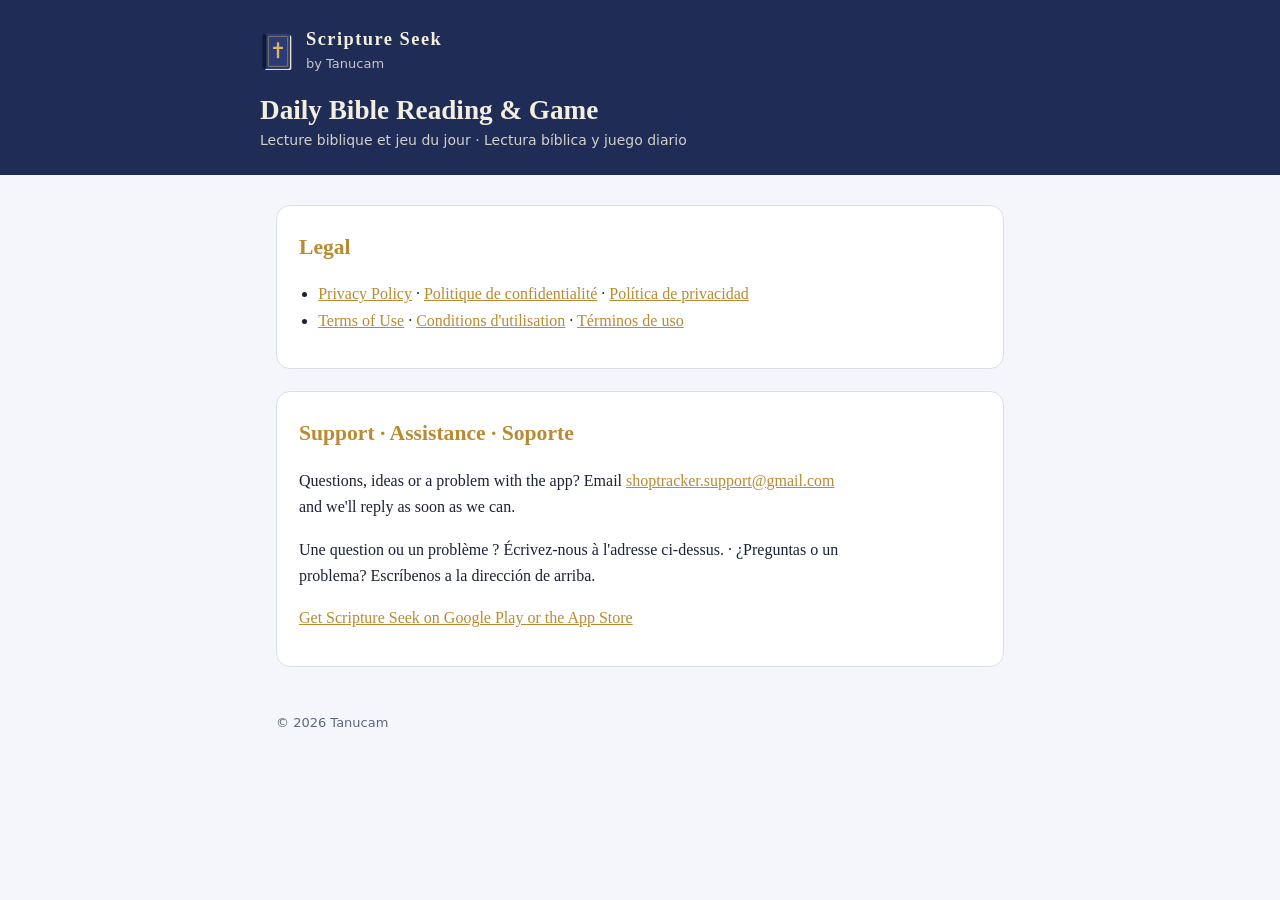
<file: index.html>
<!doctype html>
<html lang="en">
<head>
<meta charset="utf-8">
<meta name="viewport" content="width=device-width, initial-scale=1">
<title>Scripture Seek · Tanucam</title>
<link rel="stylesheet" href="style.css">
</head>
<body>
<header><div class="in">
  <div class="brand">
    <svg viewBox="0 0 200 240" aria-hidden="true"><rect x="26" y="20" width="160" height="208" rx="10" fill="#efe6cf"/><rect x="12" y="10" width="166" height="212" rx="12" fill="#2b3c74"/><rect x="12" y="10" width="24" height="212" rx="10" fill="#111938"/><rect x="48" y="26" width="116" height="180" rx="7" fill="none" stroke="#d9b45f" stroke-width="3"/><rect x="99" y="62" width="14" height="96" rx="2" fill="#d9b45f"/><rect x="76" y="88" width="60" height="14" rx="2" fill="#d9b45f"/></svg>
    <div><b>Scripture Seek</b><span>by Tanucam</span></div>
  </div>
  <h1>Daily Bible Reading &amp; Game</h1>
  <p>Lecture biblique et jeu du jour · Lectura bíblica y juego diario</p>
</div></header>
<main>
<section class="lang">
<h2>Legal</h2>
<ul>
<li><a href="privacy.html">Privacy Policy</a> · <a href="privacy.html#fr">Politique de confidentialité</a> · <a href="privacy.html#es">Política de privacidad</a></li>
<li><a href="terms.html">Terms of Use</a> · <a href="terms.html#fr">Conditions d'utilisation</a> · <a href="terms.html#es">Términos de uso</a></li>
</ul>
</section>
<section class="lang" id="support">
<h2>Support · Assistance · Soporte</h2>
<p>Questions, ideas or a problem with the app? Email <a href="mailto:shoptracker.support@gmail.com">shoptracker.support@gmail.com</a> and we'll reply as soon as we can.</p>
<p>Une question ou un problème ? Écrivez-nous à l'adresse ci-dessus. · ¿Preguntas o un problema? Escríbenos a la dirección de arriba.</p>
<p><a href="get.html">Get Scripture Seek on Google Play or the App Store</a></p>
</section>
</main>
<footer>© 2026 Tanucam</footer>
</body>
</html>
</file>
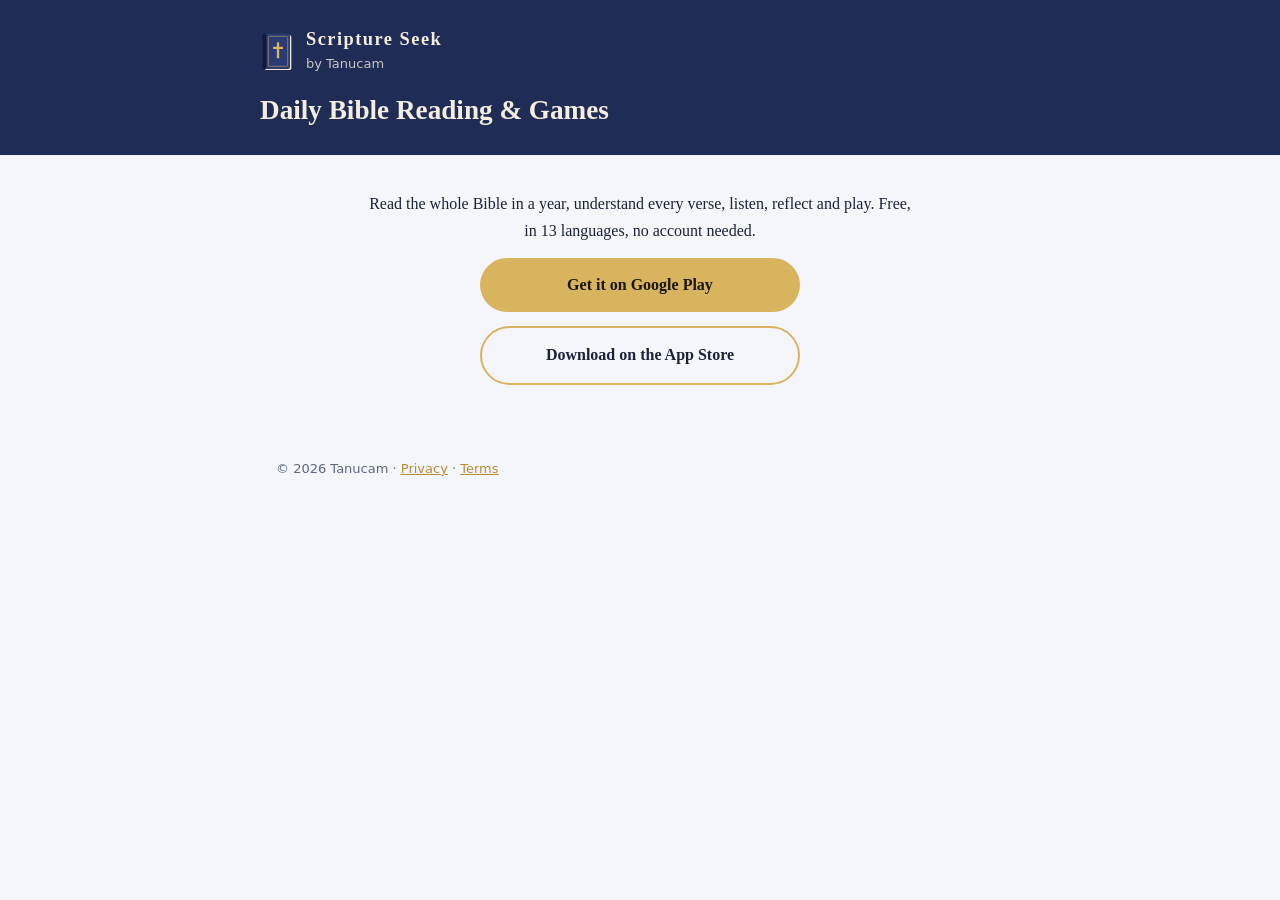
<file: get.html>
<!doctype html>
<html lang="en">
<head>
<meta charset="utf-8">
<meta name="viewport" content="width=device-width, initial-scale=1">
<title>Get Scripture Seek</title>
<meta name="description" content="Scripture Seek: daily Bible reading, reflection and games, by Tanucam. Free on Google Play and the App Store.">
<link rel="stylesheet" href="style.css">
<style>
.get{display:flex;flex-direction:column;gap:14px;align-items:center;text-align:center;padding-block:28px}
.get a.btn{display:block;width:min(100%,320px);padding:14px 18px;border-radius:999px;background:#d9b45f;color:#1a1405;font-weight:700;text-decoration:none}
.get a.btn.alt{background:transparent;color:inherit;border:2px solid #d9b45f}
.get p{margin:0;max-width:34em}
</style>
<script>
// Sends each phone to its own store. IOS_URL becomes the app's App Store page once it is published.
var PLAY_URL = "https://play.google.com/store/apps/details?id=com.tanucam.scriptureseek";
var IOS_URL = "https://apps.apple.com/search?term=Scripture%20Seek%20Tanucam";
var ua = navigator.userAgent || "";
var isIOS = /iPhone|iPad|iPod/.test(ua) || (navigator.platform === "MacIntel" && navigator.maxTouchPoints > 1);
var isAndroid = /Android/.test(ua);
if (isIOS) location.replace(IOS_URL); else if (isAndroid) location.replace(PLAY_URL);
</script>
</head>
<body>
<header><div class="in">
  <div class="brand">
    <svg viewBox="0 0 200 240" aria-hidden="true"><rect x="26" y="20" width="160" height="208" rx="10" fill="#efe6cf"/><rect x="12" y="10" width="166" height="212" rx="12" fill="#2b3c74"/><rect x="12" y="10" width="24" height="212" rx="10" fill="#111938"/><rect x="48" y="26" width="116" height="180" rx="7" fill="none" stroke="#d9b45f" stroke-width="3"/><rect x="99" y="62" width="14" height="96" rx="2" fill="#d9b45f"/><rect x="76" y="88" width="60" height="14" rx="2" fill="#d9b45f"/></svg>
    <div><b>Scripture Seek</b><span>by Tanucam</span></div>
  </div>
  <h1>Daily Bible Reading &amp; Games</h1>
</div></header>
<main>
<section class="get">
  <p>Read the whole Bible in a year, understand every verse, listen, reflect and play. Free, in 13 languages, no account needed.</p>
  <a class="btn" id="play" href="https://play.google.com/store/apps/details?id=com.tanucam.scriptureseek">Get it on Google Play</a>
  <a class="btn alt" id="ios" href="https://apps.apple.com/search?term=Scripture%20Seek%20Tanucam">Download on the App Store</a>
  <script>document.getElementById("ios").href = IOS_URL; document.getElementById("play").href = PLAY_URL;</script>
</section>
</main>
<footer>© 2026 Tanucam · <a href="privacy.html">Privacy</a> · <a href="terms.html">Terms</a></footer>
</body>
</html>
</file>
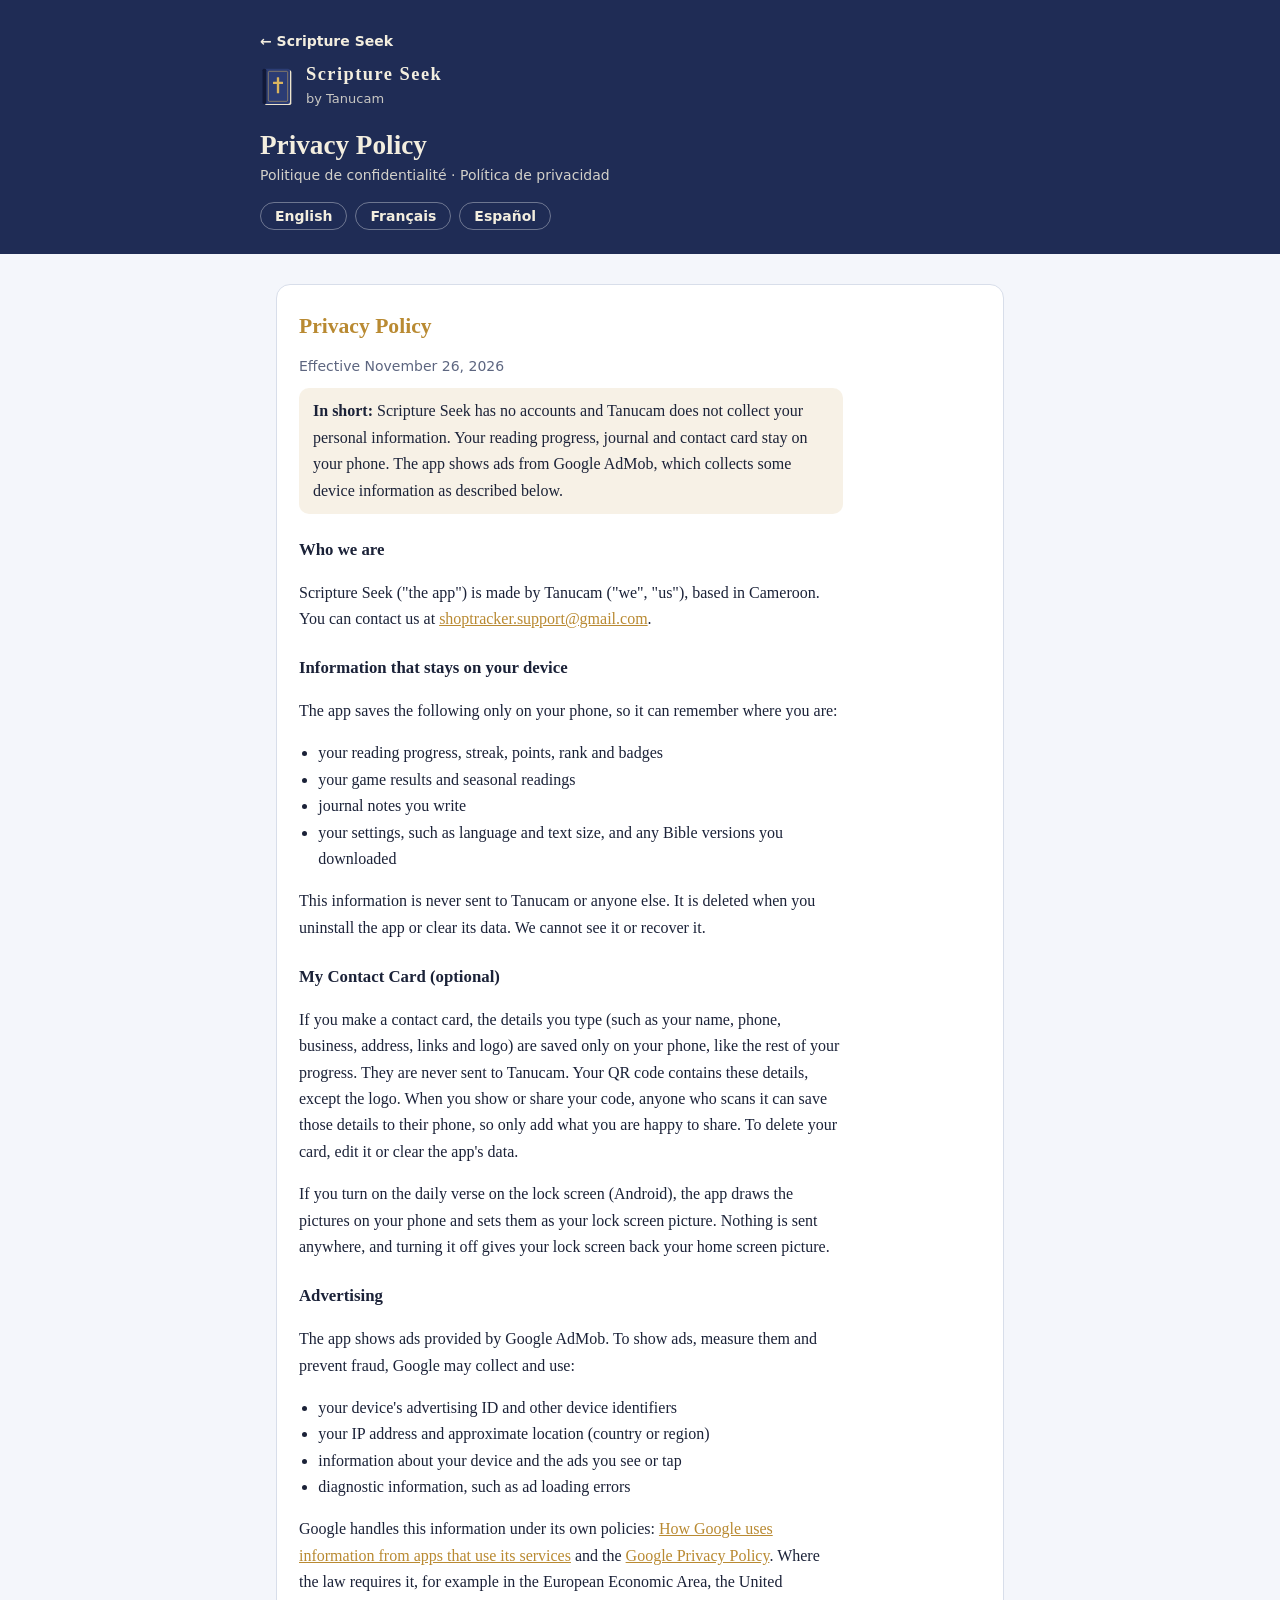
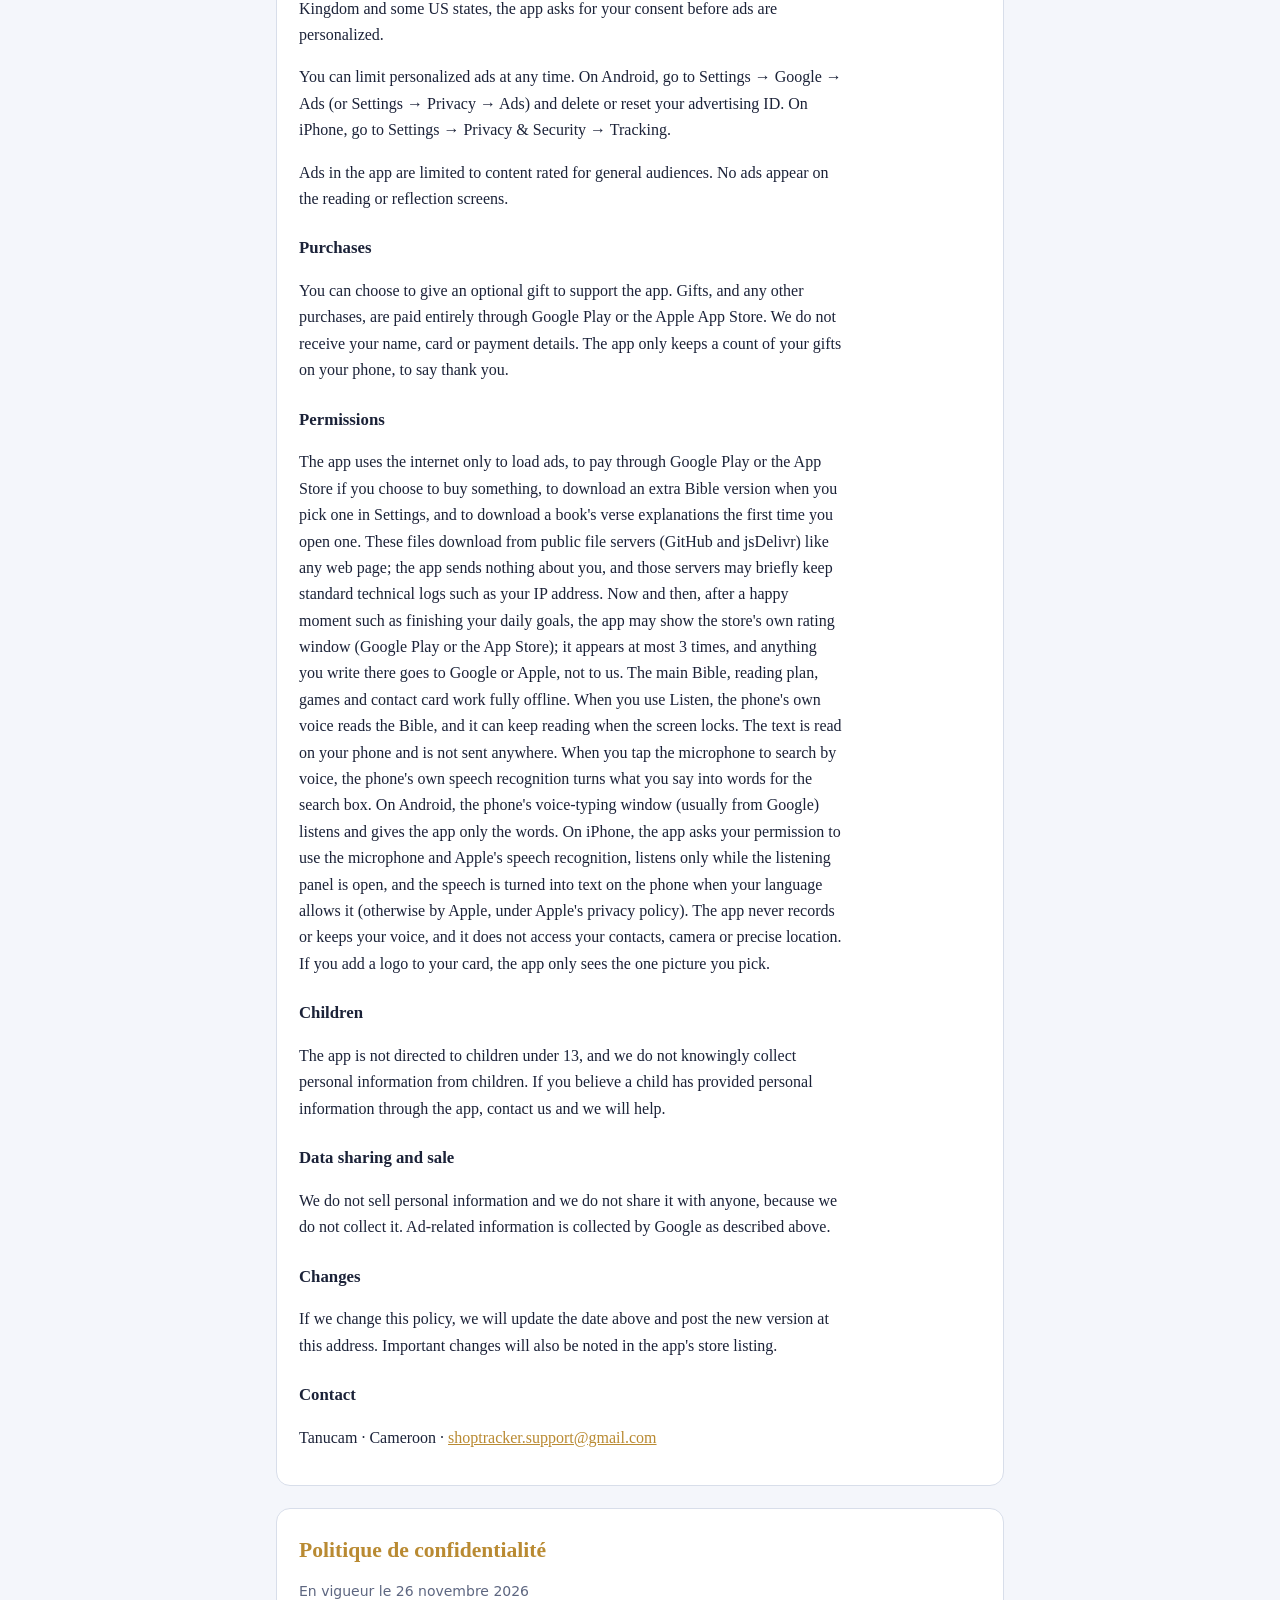
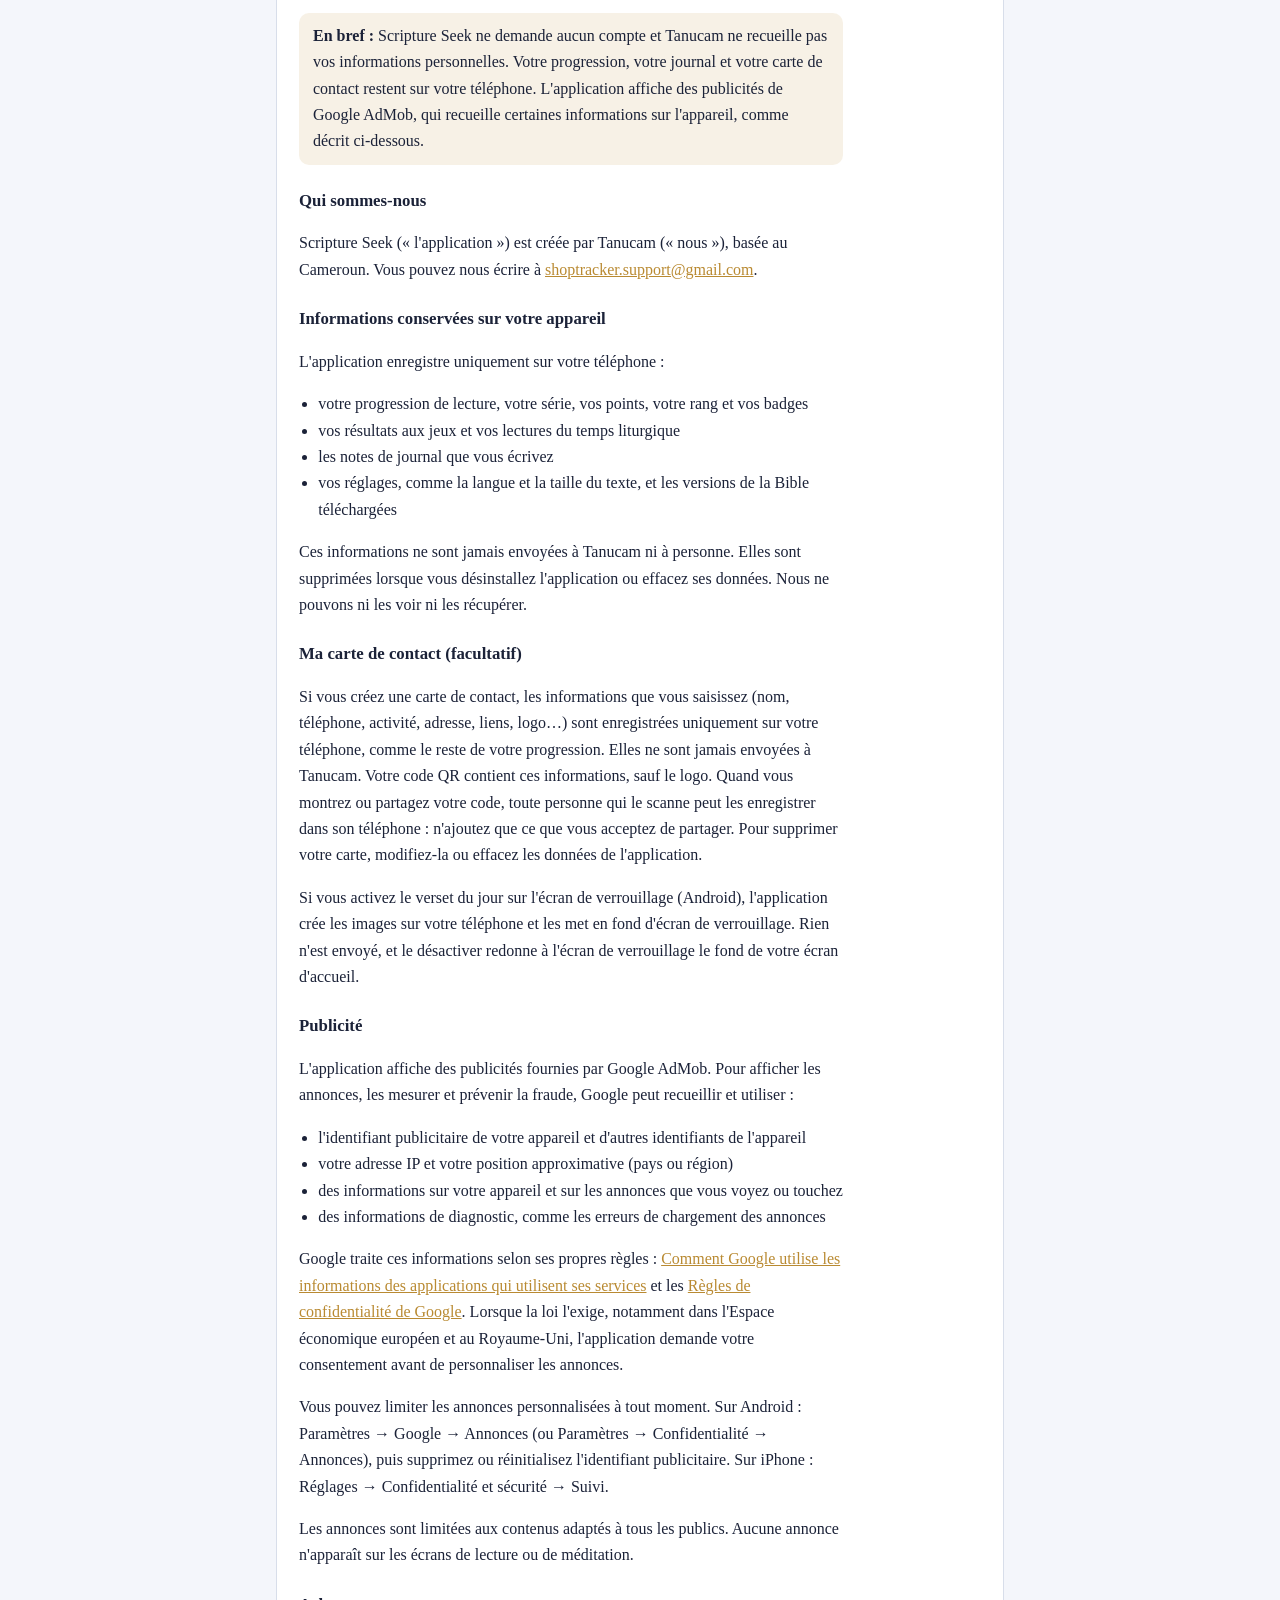
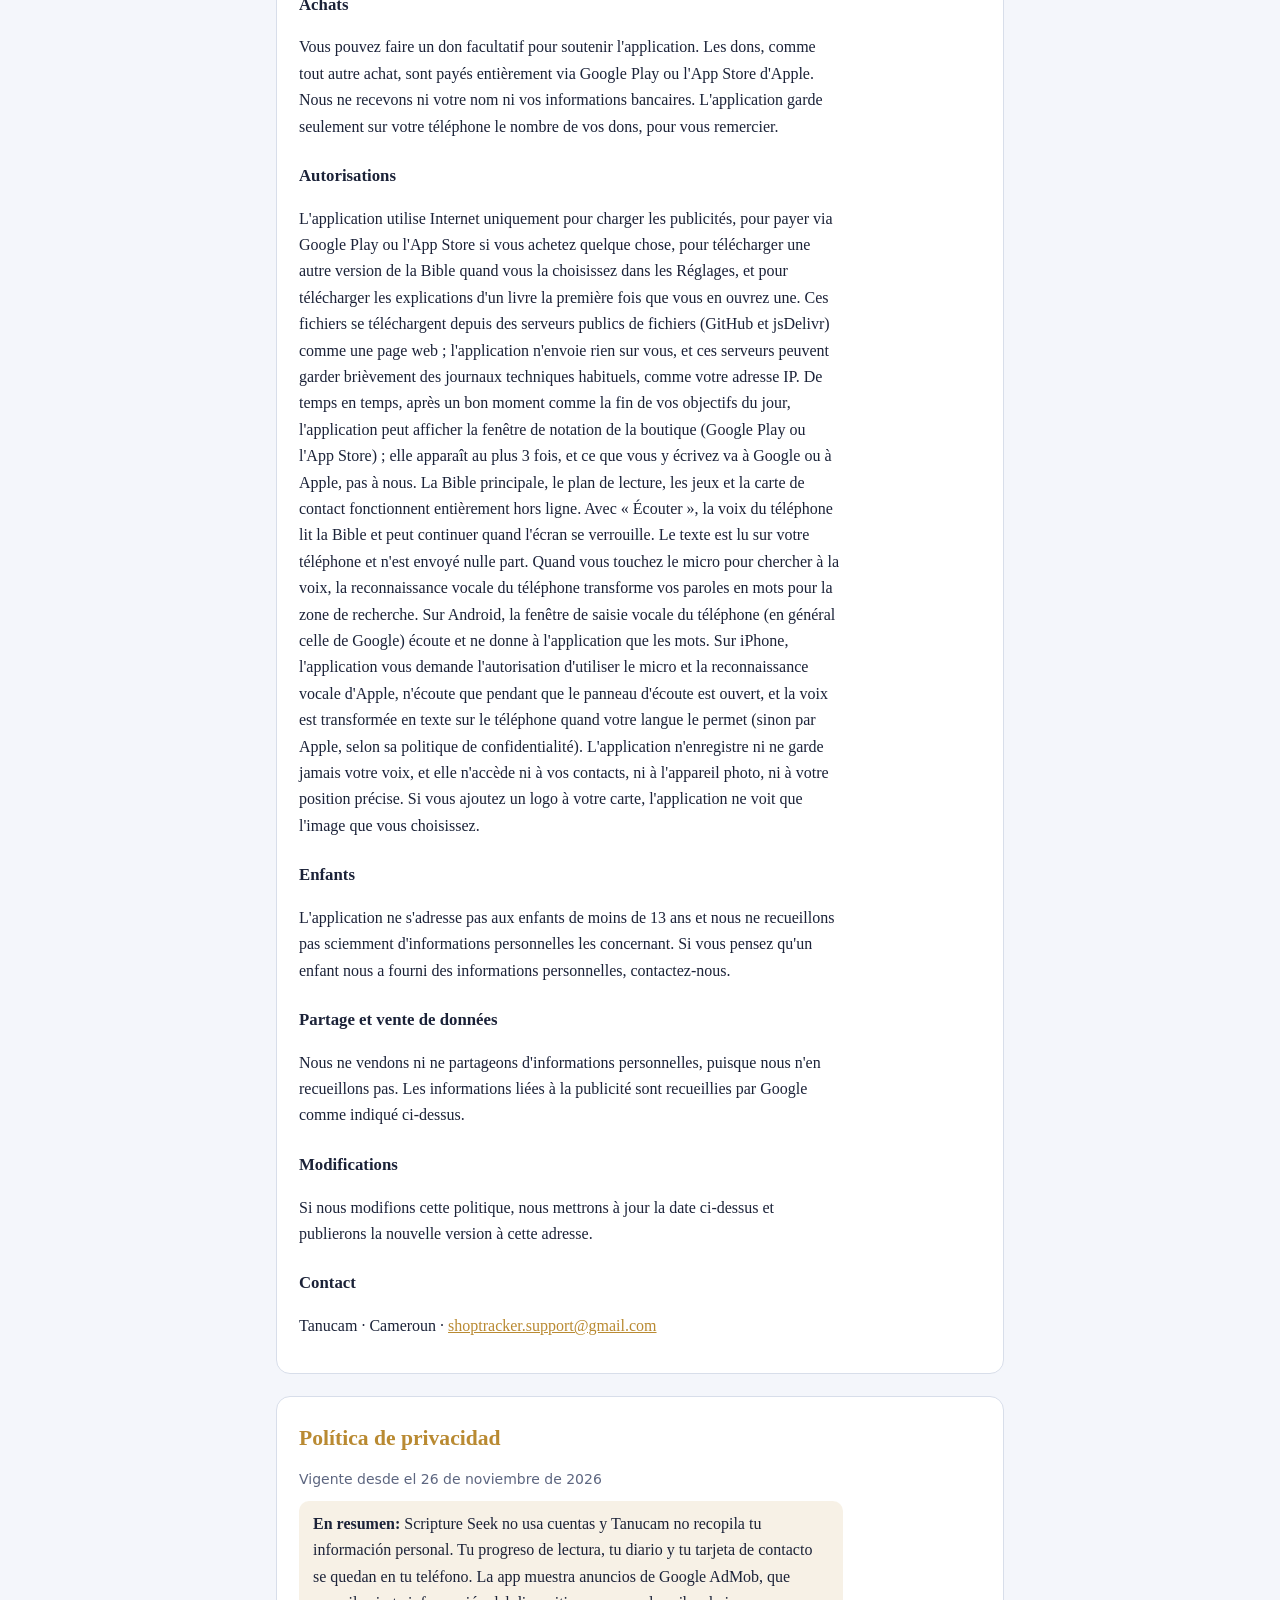
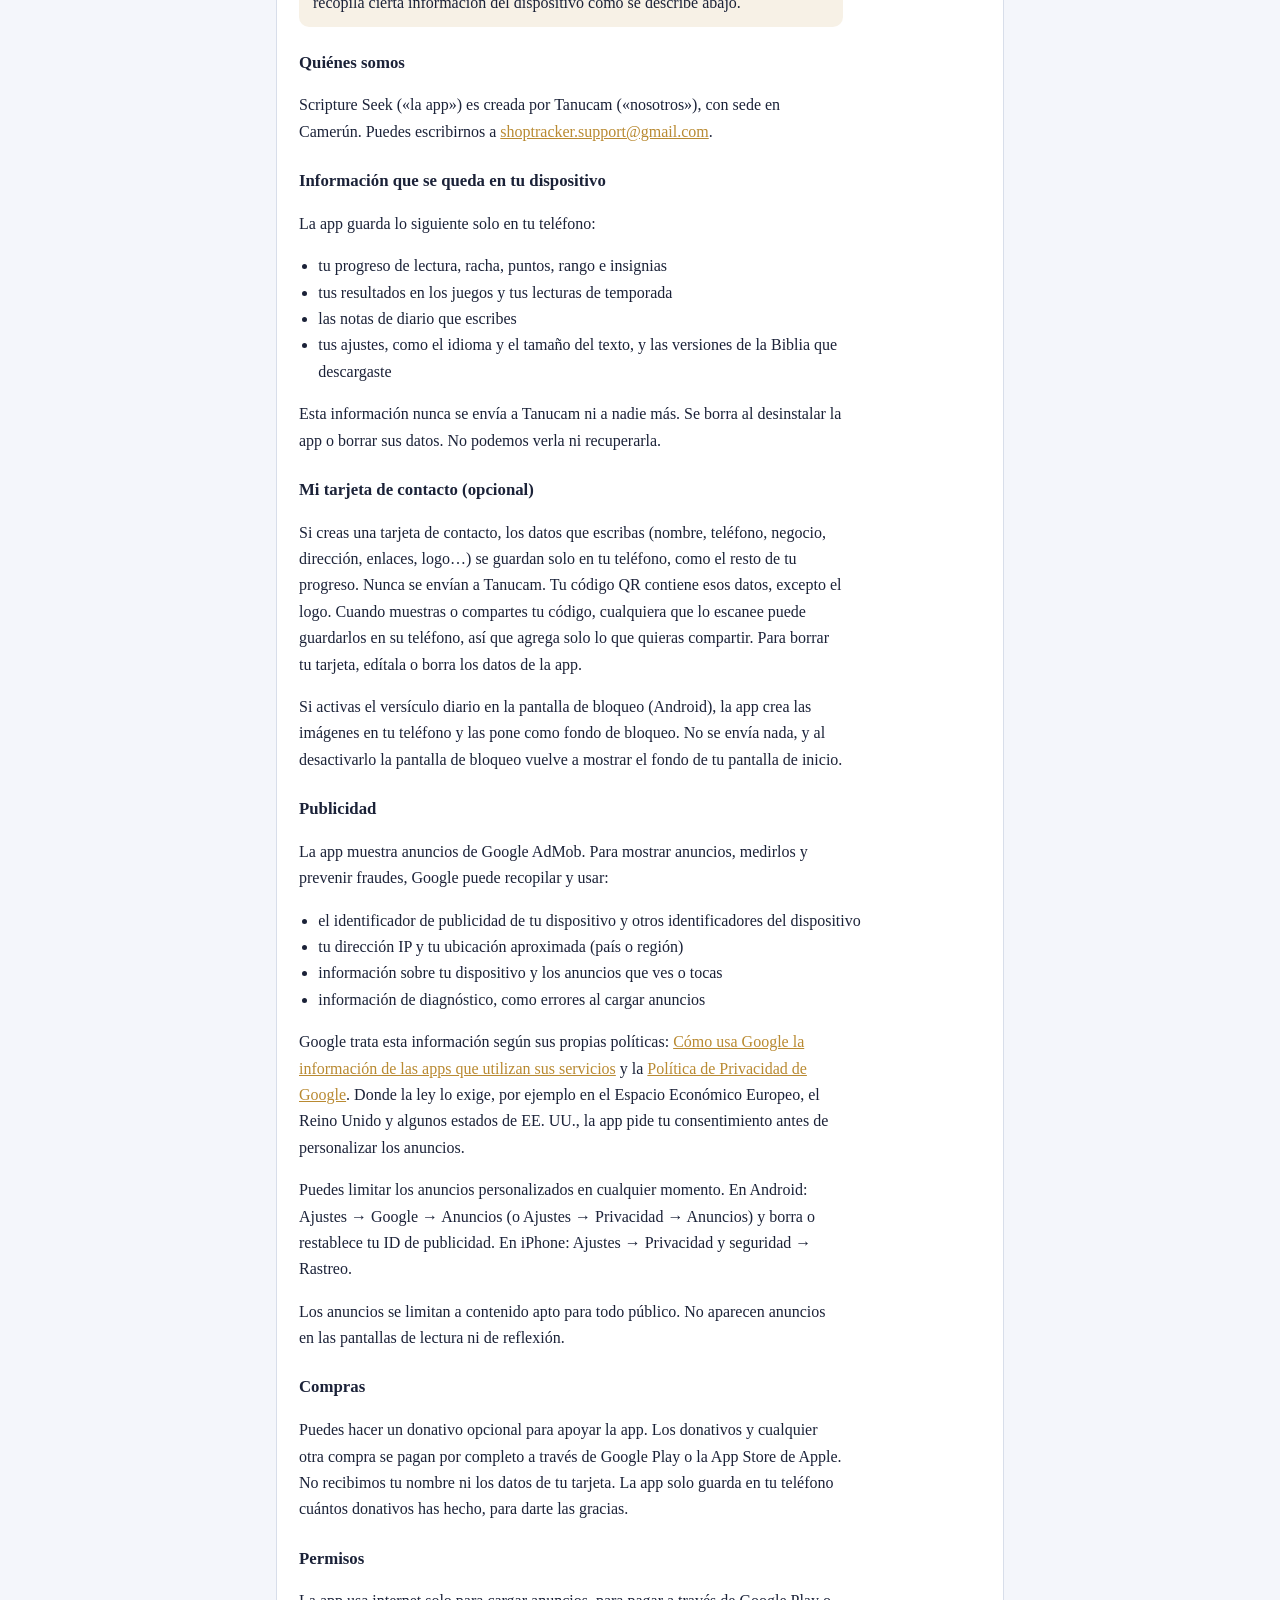
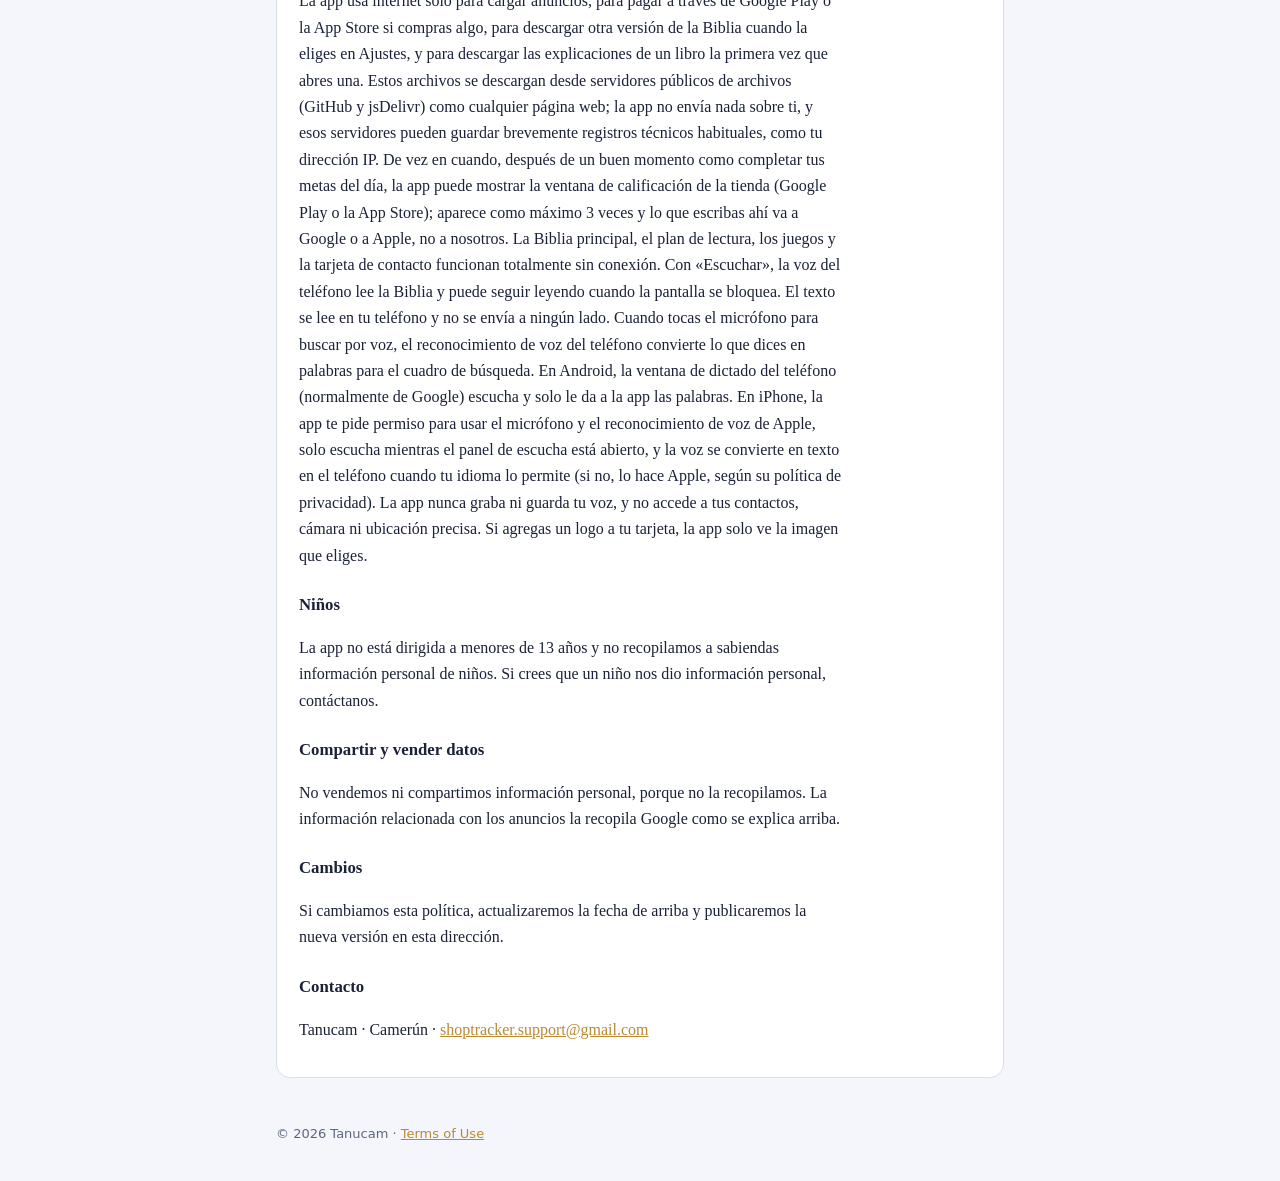
<file: privacy.html>
<!doctype html>
<html lang="en">
<head>
<meta charset="utf-8">
<meta name="viewport" content="width=device-width, initial-scale=1, viewport-fit=cover">
<title>Privacy Policy · Scripture Seek</title>
<link rel="stylesheet" href="style.css">
</head>
<body>
<header><div class="in">
  <a href="../index.html" id="appBack" class="appback" hidden>← Scripture Seek</a>
  <div class="brand">
    <svg viewBox="0 0 200 240" aria-hidden="true"><rect x="26" y="20" width="160" height="208" rx="10" fill="#efe6cf"/><rect x="12" y="10" width="166" height="212" rx="12" fill="#2b3c74"/><rect x="12" y="10" width="24" height="212" rx="10" fill="#111938"/><rect x="48" y="26" width="116" height="180" rx="7" fill="none" stroke="#d9b45f" stroke-width="3"/><rect x="99" y="62" width="14" height="96" rx="2" fill="#d9b45f"/><rect x="76" y="88" width="60" height="14" rx="2" fill="#d9b45f"/></svg>
    <div><b>Scripture Seek</b><span>by Tanucam</span></div>
  </div>
  <h1>Privacy Policy</h1>
  <p>Politique de confidentialité · Política de privacidad</p>
  <nav class="langs"><a href="#en">English</a><a href="#fr">Français</a><a href="#es">Español</a></nav>
</div></header>
<main>

<section class="lang" id="en" lang="en">
<h2>Privacy Policy</h2>
<p class="meta">Effective November 26, 2026</p>
<p class="summary"><strong>In short:</strong> Scripture Seek has no accounts and Tanucam does not collect your personal information. Your reading progress, journal and contact card stay on your phone. The app shows ads from Google AdMob, which collects some device information as described below.</p>

<h3>Who we are</h3>
<p>Scripture Seek ("the app") is made by Tanucam ("we", "us"), based in Cameroon. You can contact us at <a href="mailto:shoptracker.support@gmail.com">shoptracker.support@gmail.com</a>.</p>

<h3>Information that stays on your device</h3>
<p>The app saves the following only on your phone, so it can remember where you are:</p>
<ul>
<li>your reading progress, streak, points, rank and badges</li>
<li>your game results and seasonal readings</li>
<li>journal notes you write</li>
<li>your settings, such as language and text size, and any Bible versions you downloaded</li>
</ul>
<p>This information is never sent to Tanucam or anyone else. It is deleted when you uninstall the app or clear its data. We cannot see it or recover it.</p>

<h3>My Contact Card (optional)</h3>
<p>If you make a contact card, the details you type (such as your name, phone, business, address, links and logo) are saved only on your phone, like the rest of your progress. They are never sent to Tanucam. Your QR code contains these details, except the logo. When you show or share your code, anyone who scans it can save those details to their phone, so only add what you are happy to share. To delete your card, edit it or clear the app's data.</p>
<p>If you turn on the daily verse on the lock screen (Android), the app draws the pictures on your phone and sets them as your lock screen picture. Nothing is sent anywhere, and turning it off gives your lock screen back your home screen picture.</p>

<h3>Advertising</h3>
<p>The app shows ads provided by Google AdMob. To show ads, measure them and prevent fraud, Google may collect and use:</p>
<ul>
<li>your device's advertising ID and other device identifiers</li>
<li>your IP address and approximate location (country or region)</li>
<li>information about your device and the ads you see or tap</li>
<li>diagnostic information, such as ad loading errors</li>
</ul>
<p>Google handles this information under its own policies: <a href="https://policies.google.com/technologies/partner-sites">How Google uses information from apps that use its services</a> and the <a href="https://policies.google.com/privacy">Google Privacy Policy</a>. Where the law requires it, for example in the European Economic Area, the United Kingdom and some US states, the app asks for your consent before ads are personalized.</p>
<p>You can limit personalized ads at any time. On Android, go to Settings → Google → Ads (or Settings → Privacy → Ads) and delete or reset your advertising ID. On iPhone, go to Settings → Privacy &amp; Security → Tracking.</p>
<p>Ads in the app are limited to content rated for general audiences. No ads appear on the reading or reflection screens.</p>

<h3>Purchases</h3>
<p>You can choose to give an optional gift to support the app. Gifts, and any other purchases, are paid entirely through Google Play or the Apple App Store. We do not receive your name, card or payment details. The app only keeps a count of your gifts on your phone, to say thank you.</p>

<h3>Permissions</h3>
<p>The app uses the internet only to load ads, to pay through Google Play or the App Store if you choose to buy something, to download an extra Bible version when you pick one in Settings, and to download a book's verse explanations the first time you open one. These files download from public file servers (GitHub and jsDelivr) like any web page; the app sends nothing about you, and those servers may briefly keep standard technical logs such as your IP address. Now and then, after a happy moment such as finishing your daily goals, the app may show the store's own rating window (Google Play or the App Store); it appears at most 3 times, and anything you write there goes to Google or Apple, not to us. The main Bible, reading plan, games and contact card work fully offline. When you use Listen, the phone's own voice reads the Bible, and it can keep reading when the screen locks. The text is read on your phone and is not sent anywhere. When you tap the microphone to search by voice, the phone's own speech recognition turns what you say into words for the search box. On Android, the phone's voice-typing window (usually from Google) listens and gives the app only the words. On iPhone, the app asks your permission to use the microphone and Apple's speech recognition, listens only while the listening panel is open, and the speech is turned into text on the phone when your language allows it (otherwise by Apple, under Apple's privacy policy). The app never records or keeps your voice, and it does not access your contacts, camera or precise location. If you add a logo to your card, the app only sees the one picture you pick.</p>

<h3>Children</h3>
<p>The app is not directed to children under 13, and we do not knowingly collect personal information from children. If you believe a child has provided personal information through the app, contact us and we will help.</p>

<h3>Data sharing and sale</h3>
<p>We do not sell personal information and we do not share it with anyone, because we do not collect it. Ad-related information is collected by Google as described above.</p>

<h3>Changes</h3>
<p>If we change this policy, we will update the date above and post the new version at this address. Important changes will also be noted in the app's store listing.</p>

<h3>Contact</h3>
<p>Tanucam · Cameroon · <a href="mailto:shoptracker.support@gmail.com">shoptracker.support@gmail.com</a></p>
</section>

<section class="lang" id="fr" lang="fr">
<h2>Politique de confidentialité</h2>
<p class="meta">En vigueur le 26 novembre 2026</p>
<p class="summary"><strong>En bref :</strong> Scripture Seek ne demande aucun compte et Tanucam ne recueille pas vos informations personnelles. Votre progression, votre journal et votre carte de contact restent sur votre téléphone. L'application affiche des publicités de Google AdMob, qui recueille certaines informations sur l'appareil, comme décrit ci-dessous.</p>

<h3>Qui sommes-nous</h3>
<p>Scripture Seek (« l'application ») est créée par Tanucam (« nous »), basée au Cameroun. Vous pouvez nous écrire à <a href="mailto:shoptracker.support@gmail.com">shoptracker.support@gmail.com</a>.</p>

<h3>Informations conservées sur votre appareil</h3>
<p>L'application enregistre uniquement sur votre téléphone :</p>
<ul>
<li>votre progression de lecture, votre série, vos points, votre rang et vos badges</li>
<li>vos résultats aux jeux et vos lectures du temps liturgique</li>
<li>les notes de journal que vous écrivez</li>
<li>vos réglages, comme la langue et la taille du texte, et les versions de la Bible téléchargées</li>
</ul>
<p>Ces informations ne sont jamais envoyées à Tanucam ni à personne. Elles sont supprimées lorsque vous désinstallez l'application ou effacez ses données. Nous ne pouvons ni les voir ni les récupérer.</p>

<h3>Ma carte de contact (facultatif)</h3>
<p>Si vous créez une carte de contact, les informations que vous saisissez (nom, téléphone, activité, adresse, liens, logo…) sont enregistrées uniquement sur votre téléphone, comme le reste de votre progression. Elles ne sont jamais envoyées à Tanucam. Votre code QR contient ces informations, sauf le logo. Quand vous montrez ou partagez votre code, toute personne qui le scanne peut les enregistrer dans son téléphone : n'ajoutez que ce que vous acceptez de partager. Pour supprimer votre carte, modifiez-la ou effacez les données de l'application.</p>
<p>Si vous activez le verset du jour sur l'écran de verrouillage (Android), l'application crée les images sur votre téléphone et les met en fond d'écran de verrouillage. Rien n'est envoyé, et le désactiver redonne à l'écran de verrouillage le fond de votre écran d'accueil.</p>

<h3>Publicité</h3>
<p>L'application affiche des publicités fournies par Google AdMob. Pour afficher les annonces, les mesurer et prévenir la fraude, Google peut recueillir et utiliser :</p>
<ul>
<li>l'identifiant publicitaire de votre appareil et d'autres identifiants de l'appareil</li>
<li>votre adresse IP et votre position approximative (pays ou région)</li>
<li>des informations sur votre appareil et sur les annonces que vous voyez ou touchez</li>
<li>des informations de diagnostic, comme les erreurs de chargement des annonces</li>
</ul>
<p>Google traite ces informations selon ses propres règles : <a href="https://policies.google.com/technologies/partner-sites?hl=fr">Comment Google utilise les informations des applications qui utilisent ses services</a> et les <a href="https://policies.google.com/privacy?hl=fr">Règles de confidentialité de Google</a>. Lorsque la loi l'exige, notamment dans l'Espace économique européen et au Royaume-Uni, l'application demande votre consentement avant de personnaliser les annonces.</p>
<p>Vous pouvez limiter les annonces personnalisées à tout moment. Sur Android : Paramètres → Google → Annonces (ou Paramètres → Confidentialité → Annonces), puis supprimez ou réinitialisez l'identifiant publicitaire. Sur iPhone : Réglages → Confidentialité et sécurité → Suivi.</p>
<p>Les annonces sont limitées aux contenus adaptés à tous les publics. Aucune annonce n'apparaît sur les écrans de lecture ou de méditation.</p>

<h3>Achats</h3>
<p>Vous pouvez faire un don facultatif pour soutenir l'application. Les dons, comme tout autre achat, sont payés entièrement via Google Play ou l'App Store d'Apple. Nous ne recevons ni votre nom ni vos informations bancaires. L'application garde seulement sur votre téléphone le nombre de vos dons, pour vous remercier.</p>

<h3>Autorisations</h3>
<p>L'application utilise Internet uniquement pour charger les publicités, pour payer via Google Play ou l'App Store si vous achetez quelque chose, pour télécharger une autre version de la Bible quand vous la choisissez dans les Réglages, et pour télécharger les explications d'un livre la première fois que vous en ouvrez une. Ces fichiers se téléchargent depuis des serveurs publics de fichiers (GitHub et jsDelivr) comme une page web ; l'application n'envoie rien sur vous, et ces serveurs peuvent garder brièvement des journaux techniques habituels, comme votre adresse IP. De temps en temps, après un bon moment comme la fin de vos objectifs du jour, l'application peut afficher la fenêtre de notation de la boutique (Google Play ou l'App Store) ; elle apparaît au plus 3 fois, et ce que vous y écrivez va à Google ou à Apple, pas à nous. La Bible principale, le plan de lecture, les jeux et la carte de contact fonctionnent entièrement hors ligne. Avec « Écouter », la voix du téléphone lit la Bible et peut continuer quand l'écran se verrouille. Le texte est lu sur votre téléphone et n'est envoyé nulle part. Quand vous touchez le micro pour chercher à la voix, la reconnaissance vocale du téléphone transforme vos paroles en mots pour la zone de recherche. Sur Android, la fenêtre de saisie vocale du téléphone (en général celle de Google) écoute et ne donne à l'application que les mots. Sur iPhone, l'application vous demande l'autorisation d'utiliser le micro et la reconnaissance vocale d'Apple, n'écoute que pendant que le panneau d'écoute est ouvert, et la voix est transformée en texte sur le téléphone quand votre langue le permet (sinon par Apple, selon sa politique de confidentialité). L'application n'enregistre ni ne garde jamais votre voix, et elle n'accède ni à vos contacts, ni à l'appareil photo, ni à votre position précise. Si vous ajoutez un logo à votre carte, l'application ne voit que l'image que vous choisissez.</p>

<h3>Enfants</h3>
<p>L'application ne s'adresse pas aux enfants de moins de 13 ans et nous ne recueillons pas sciemment d'informations personnelles les concernant. Si vous pensez qu'un enfant nous a fourni des informations personnelles, contactez-nous.</p>

<h3>Partage et vente de données</h3>
<p>Nous ne vendons ni ne partageons d'informations personnelles, puisque nous n'en recueillons pas. Les informations liées à la publicité sont recueillies par Google comme indiqué ci-dessus.</p>

<h3>Modifications</h3>
<p>Si nous modifions cette politique, nous mettrons à jour la date ci-dessus et publierons la nouvelle version à cette adresse.</p>

<h3>Contact</h3>
<p>Tanucam · Cameroun · <a href="mailto:shoptracker.support@gmail.com">shoptracker.support@gmail.com</a></p>
</section>

<section class="lang" id="es" lang="es">
<h2>Política de privacidad</h2>
<p class="meta">Vigente desde el 26 de noviembre de 2026</p>
<p class="summary"><strong>En resumen:</strong> Scripture Seek no usa cuentas y Tanucam no recopila tu información personal. Tu progreso de lectura, tu diario y tu tarjeta de contacto se quedan en tu teléfono. La app muestra anuncios de Google AdMob, que recopila cierta información del dispositivo como se describe abajo.</p>

<h3>Quiénes somos</h3>
<p>Scripture Seek («la app») es creada por Tanucam («nosotros»), con sede en Camerún. Puedes escribirnos a <a href="mailto:shoptracker.support@gmail.com">shoptracker.support@gmail.com</a>.</p>

<h3>Información que se queda en tu dispositivo</h3>
<p>La app guarda lo siguiente solo en tu teléfono:</p>
<ul>
<li>tu progreso de lectura, racha, puntos, rango e insignias</li>
<li>tus resultados en los juegos y tus lecturas de temporada</li>
<li>las notas de diario que escribes</li>
<li>tus ajustes, como el idioma y el tamaño del texto, y las versiones de la Biblia que descargaste</li>
</ul>
<p>Esta información nunca se envía a Tanucam ni a nadie más. Se borra al desinstalar la app o borrar sus datos. No podemos verla ni recuperarla.</p>

<h3>Mi tarjeta de contacto (opcional)</h3>
<p>Si creas una tarjeta de contacto, los datos que escribas (nombre, teléfono, negocio, dirección, enlaces, logo…) se guardan solo en tu teléfono, como el resto de tu progreso. Nunca se envían a Tanucam. Tu código QR contiene esos datos, excepto el logo. Cuando muestras o compartes tu código, cualquiera que lo escanee puede guardarlos en su teléfono, así que agrega solo lo que quieras compartir. Para borrar tu tarjeta, edítala o borra los datos de la app.</p>
<p>Si activas el versículo diario en la pantalla de bloqueo (Android), la app crea las imágenes en tu teléfono y las pone como fondo de bloqueo. No se envía nada, y al desactivarlo la pantalla de bloqueo vuelve a mostrar el fondo de tu pantalla de inicio.</p>

<h3>Publicidad</h3>
<p>La app muestra anuncios de Google AdMob. Para mostrar anuncios, medirlos y prevenir fraudes, Google puede recopilar y usar:</p>
<ul>
<li>el identificador de publicidad de tu dispositivo y otros identificadores del dispositivo</li>
<li>tu dirección IP y tu ubicación aproximada (país o región)</li>
<li>información sobre tu dispositivo y los anuncios que ves o tocas</li>
<li>información de diagnóstico, como errores al cargar anuncios</li>
</ul>
<p>Google trata esta información según sus propias políticas: <a href="https://policies.google.com/technologies/partner-sites?hl=es">Cómo usa Google la información de las apps que utilizan sus servicios</a> y la <a href="https://policies.google.com/privacy?hl=es">Política de Privacidad de Google</a>. Donde la ley lo exige, por ejemplo en el Espacio Económico Europeo, el Reino Unido y algunos estados de EE. UU., la app pide tu consentimiento antes de personalizar los anuncios.</p>
<p>Puedes limitar los anuncios personalizados en cualquier momento. En Android: Ajustes → Google → Anuncios (o Ajustes → Privacidad → Anuncios) y borra o restablece tu ID de publicidad. En iPhone: Ajustes → Privacidad y seguridad → Rastreo.</p>
<p>Los anuncios se limitan a contenido apto para todo público. No aparecen anuncios en las pantallas de lectura ni de reflexión.</p>

<h3>Compras</h3>
<p>Puedes hacer un donativo opcional para apoyar la app. Los donativos y cualquier otra compra se pagan por completo a través de Google Play o la App Store de Apple. No recibimos tu nombre ni los datos de tu tarjeta. La app solo guarda en tu teléfono cuántos donativos has hecho, para darte las gracias.</p>

<h3>Permisos</h3>
<p>La app usa internet solo para cargar anuncios, para pagar a través de Google Play o la App Store si compras algo, para descargar otra versión de la Biblia cuando la eliges en Ajustes, y para descargar las explicaciones de un libro la primera vez que abres una. Estos archivos se descargan desde servidores públicos de archivos (GitHub y jsDelivr) como cualquier página web; la app no envía nada sobre ti, y esos servidores pueden guardar brevemente registros técnicos habituales, como tu dirección IP. De vez en cuando, después de un buen momento como completar tus metas del día, la app puede mostrar la ventana de calificación de la tienda (Google Play o la App Store); aparece como máximo 3 veces y lo que escribas ahí va a Google o a Apple, no a nosotros. La Biblia principal, el plan de lectura, los juegos y la tarjeta de contacto funcionan totalmente sin conexión. Con «Escuchar», la voz del teléfono lee la Biblia y puede seguir leyendo cuando la pantalla se bloquea. El texto se lee en tu teléfono y no se envía a ningún lado. Cuando tocas el micrófono para buscar por voz, el reconocimiento de voz del teléfono convierte lo que dices en palabras para el cuadro de búsqueda. En Android, la ventana de dictado del teléfono (normalmente de Google) escucha y solo le da a la app las palabras. En iPhone, la app te pide permiso para usar el micrófono y el reconocimiento de voz de Apple, solo escucha mientras el panel de escucha está abierto, y la voz se convierte en texto en el teléfono cuando tu idioma lo permite (si no, lo hace Apple, según su política de privacidad). La app nunca graba ni guarda tu voz, y no accede a tus contactos, cámara ni ubicación precisa. Si agregas un logo a tu tarjeta, la app solo ve la imagen que eliges.</p>

<h3>Niños</h3>
<p>La app no está dirigida a menores de 13 años y no recopilamos a sabiendas información personal de niños. Si crees que un niño nos dio información personal, contáctanos.</p>

<h3>Compartir y vender datos</h3>
<p>No vendemos ni compartimos información personal, porque no la recopilamos. La información relacionada con los anuncios la recopila Google como se explica arriba.</p>

<h3>Cambios</h3>
<p>Si cambiamos esta política, actualizaremos la fecha de arriba y publicaremos la nueva versión en esta dirección.</p>

<h3>Contacto</h3>
<p>Tanucam · Camerún · <a href="mailto:shoptracker.support@gmail.com">shoptracker.support@gmail.com</a></p>
</section>
</main>
<footer>© 2026 Tanucam · <a href="terms.html">Terms of Use</a></footer>
<script>
// Inside the app, show a way back (iPhone has no back button). On the public web this stays hidden.
if (window.Capacitor || /scripture-seek\/www|^capacitor:|localhost/.test(location.href)) {
  var a = document.getElementById("appBack"); a.hidden = false;
  a.addEventListener("click", function (e) { if (history.length > 1) { e.preventDefault(); history.back(); } });
}
</script>
</body>
</html>
</file>
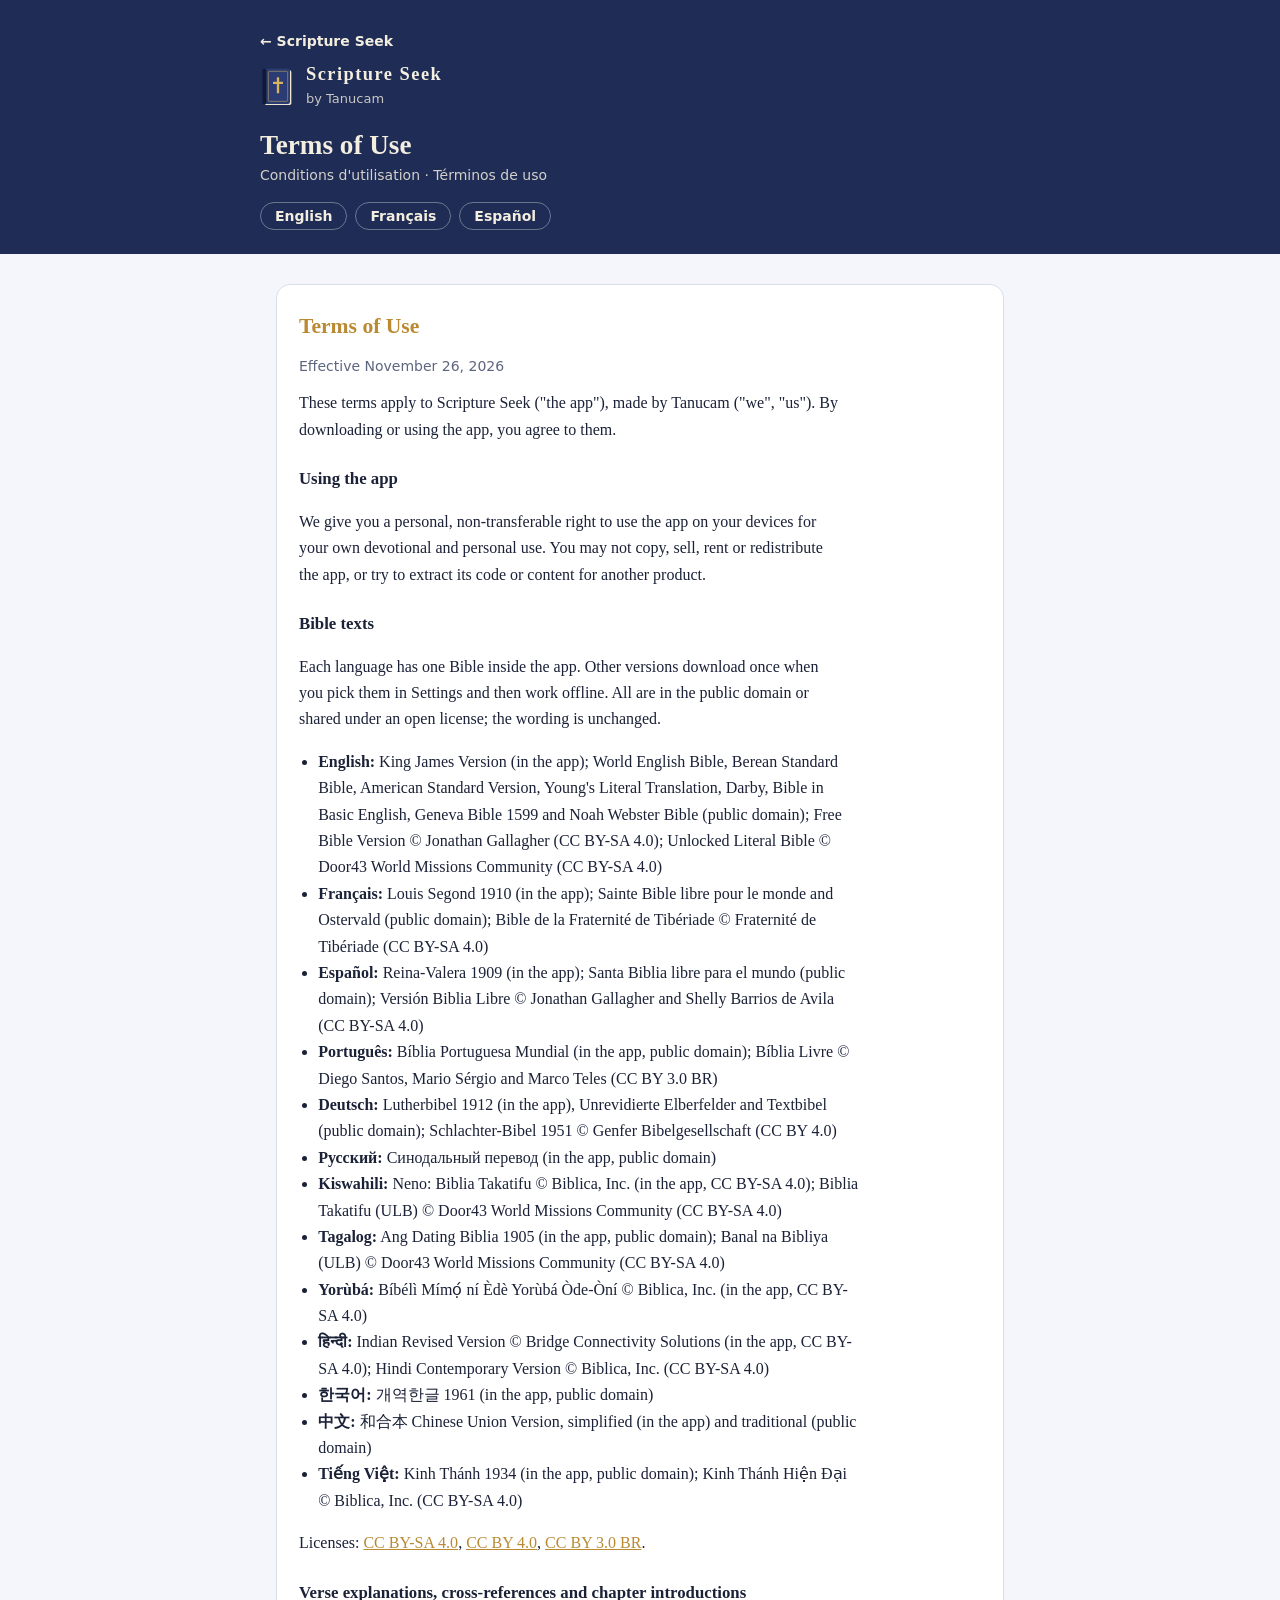
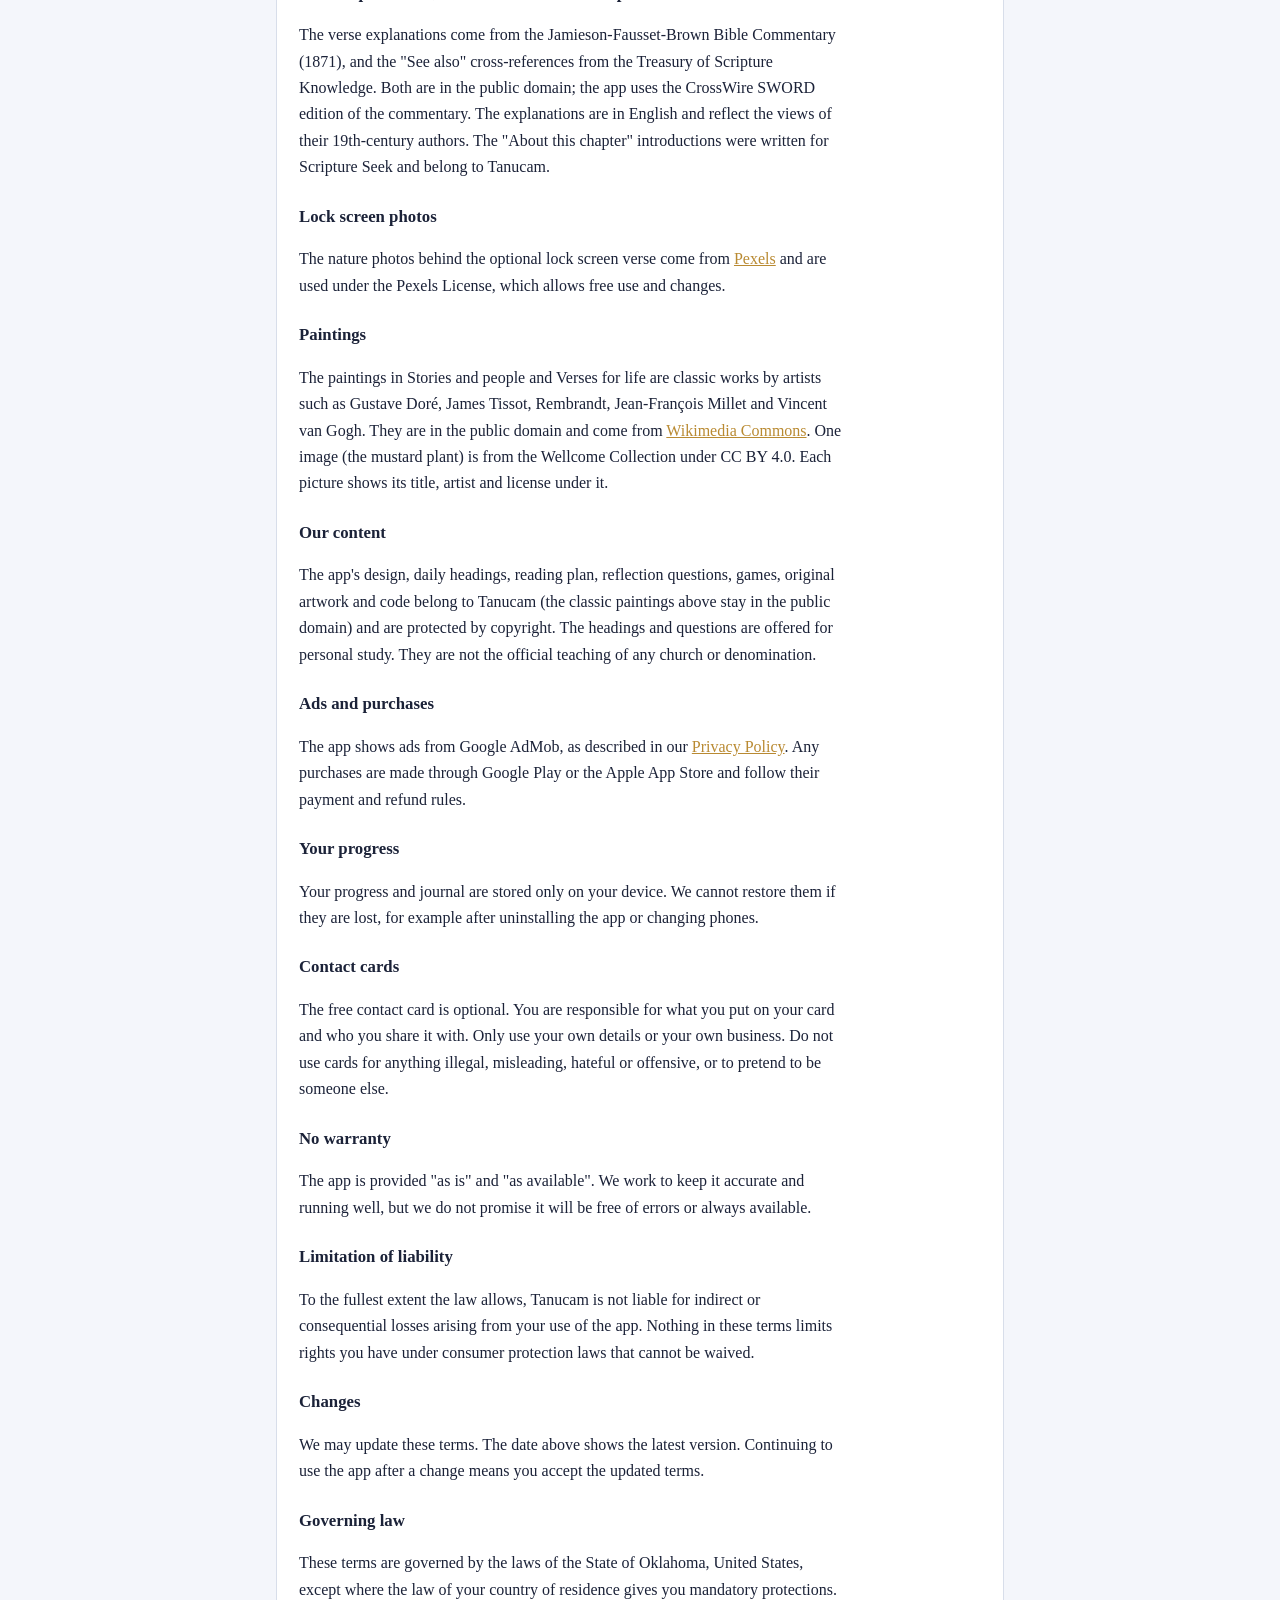
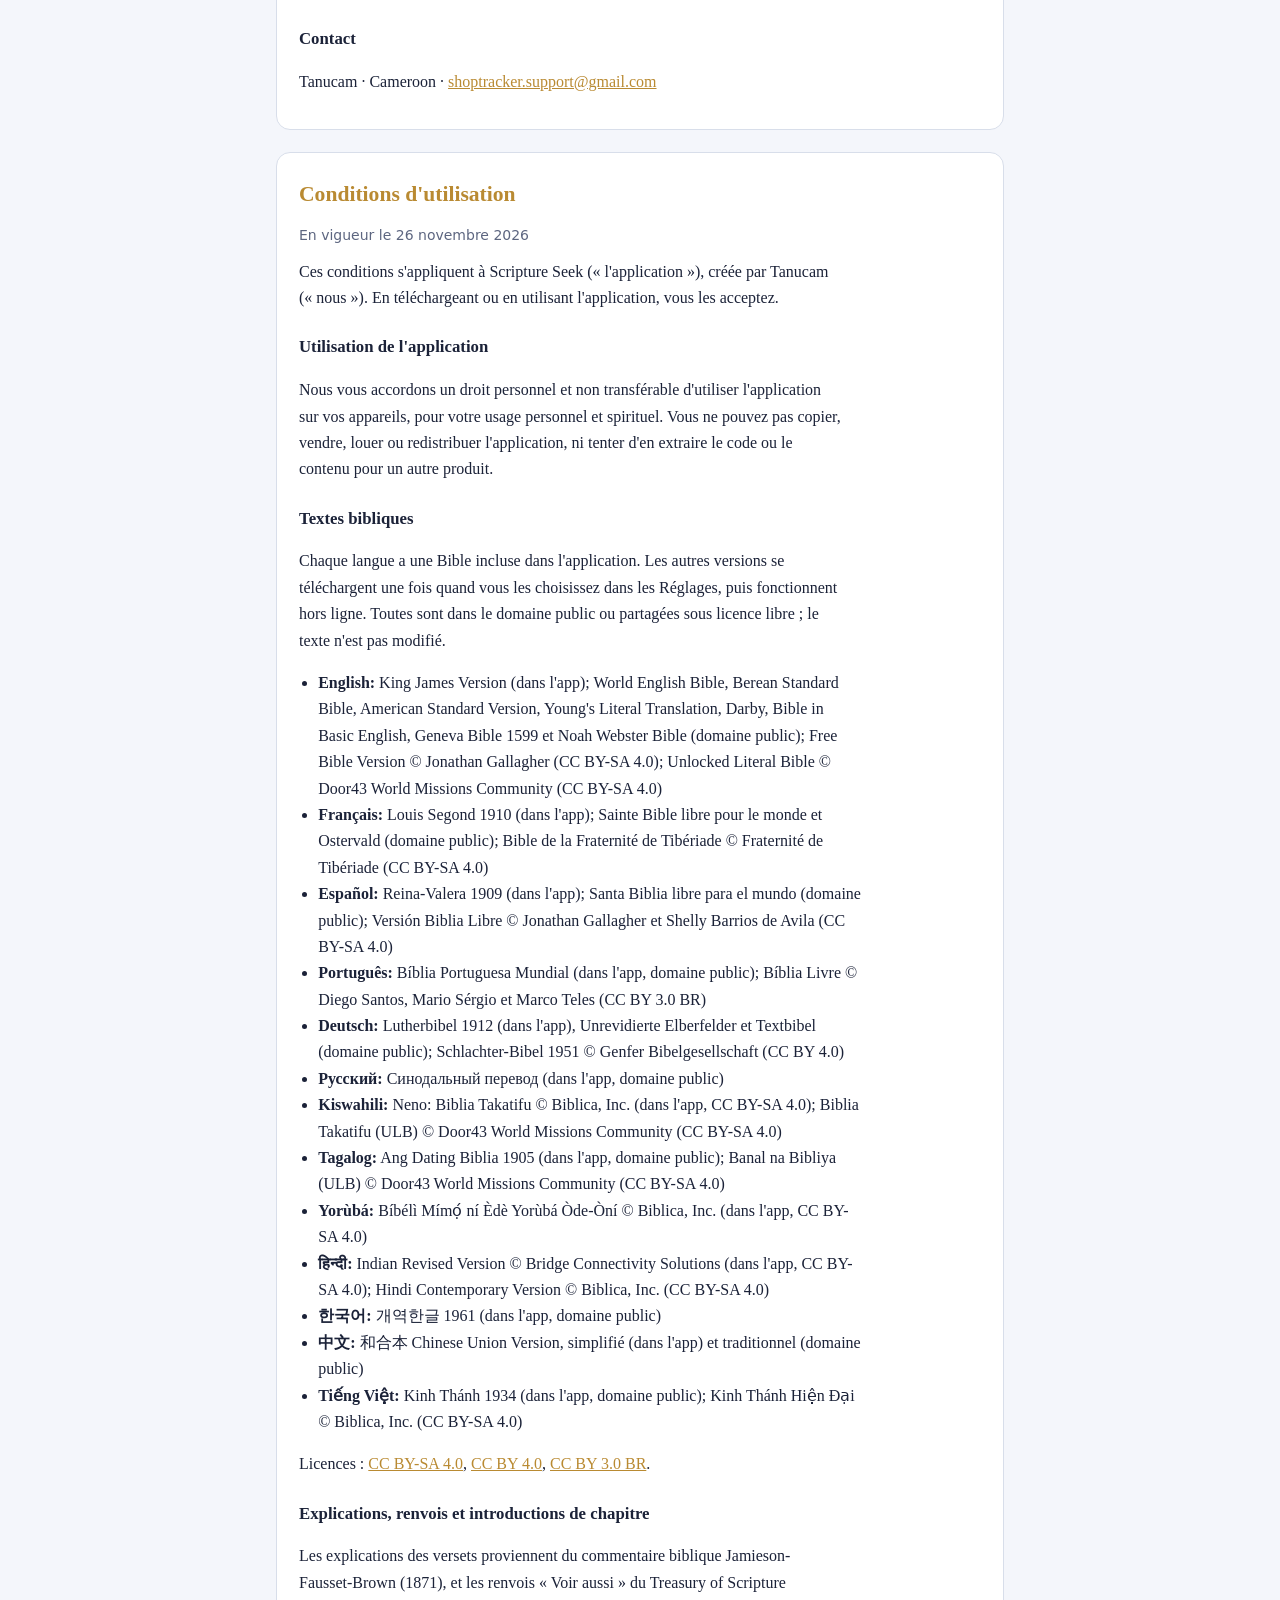
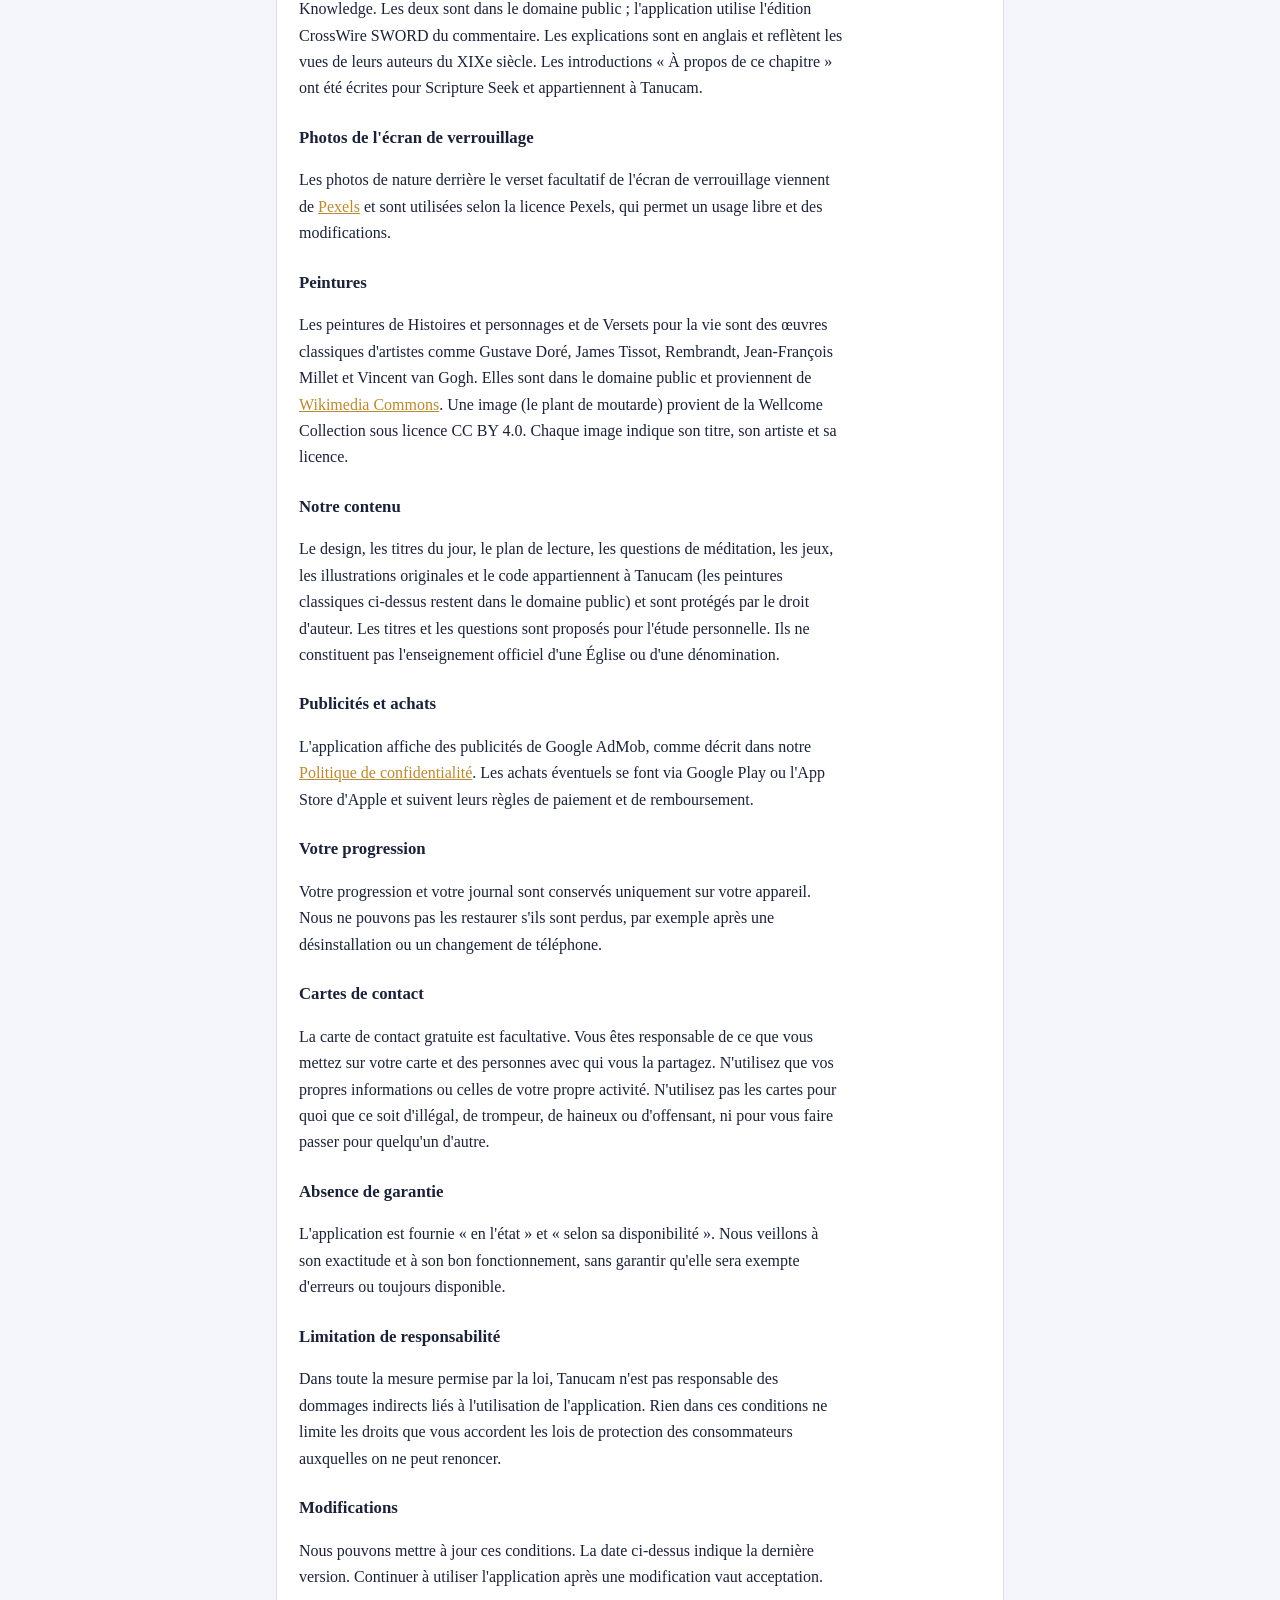
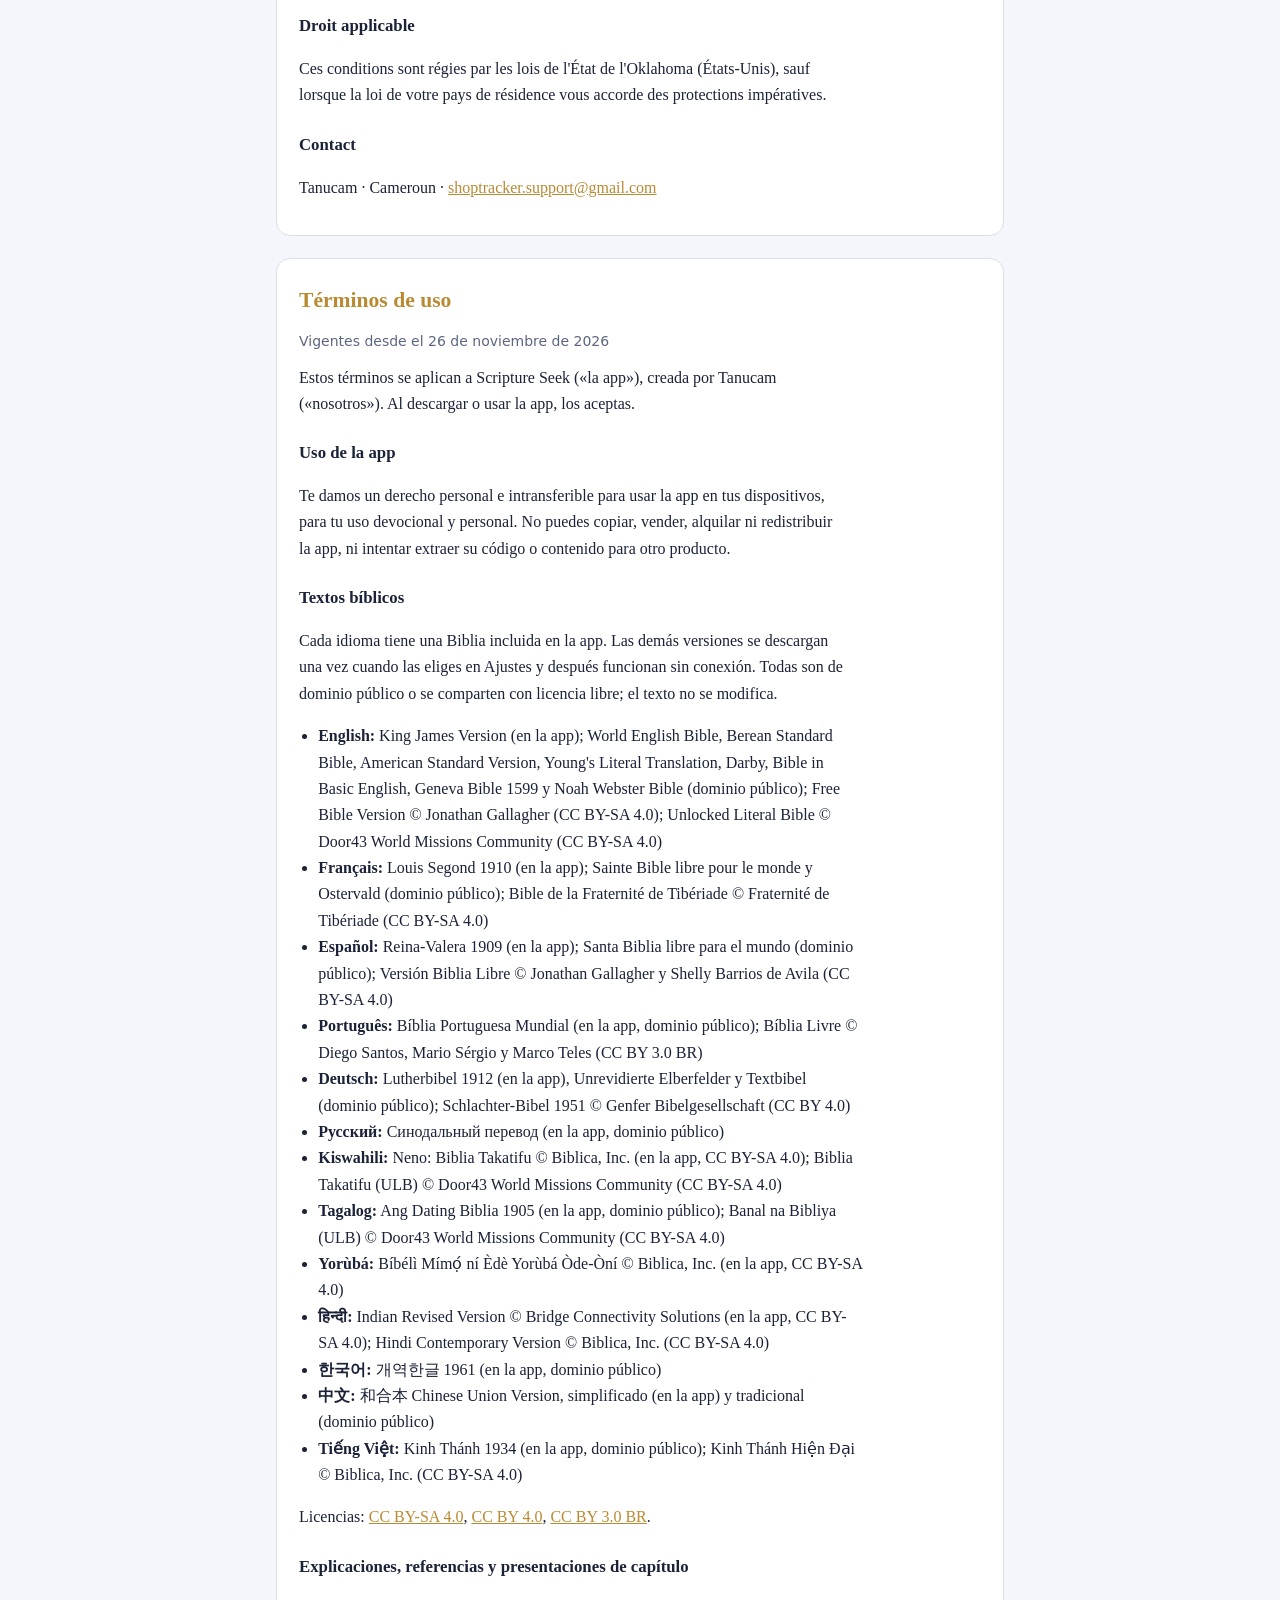
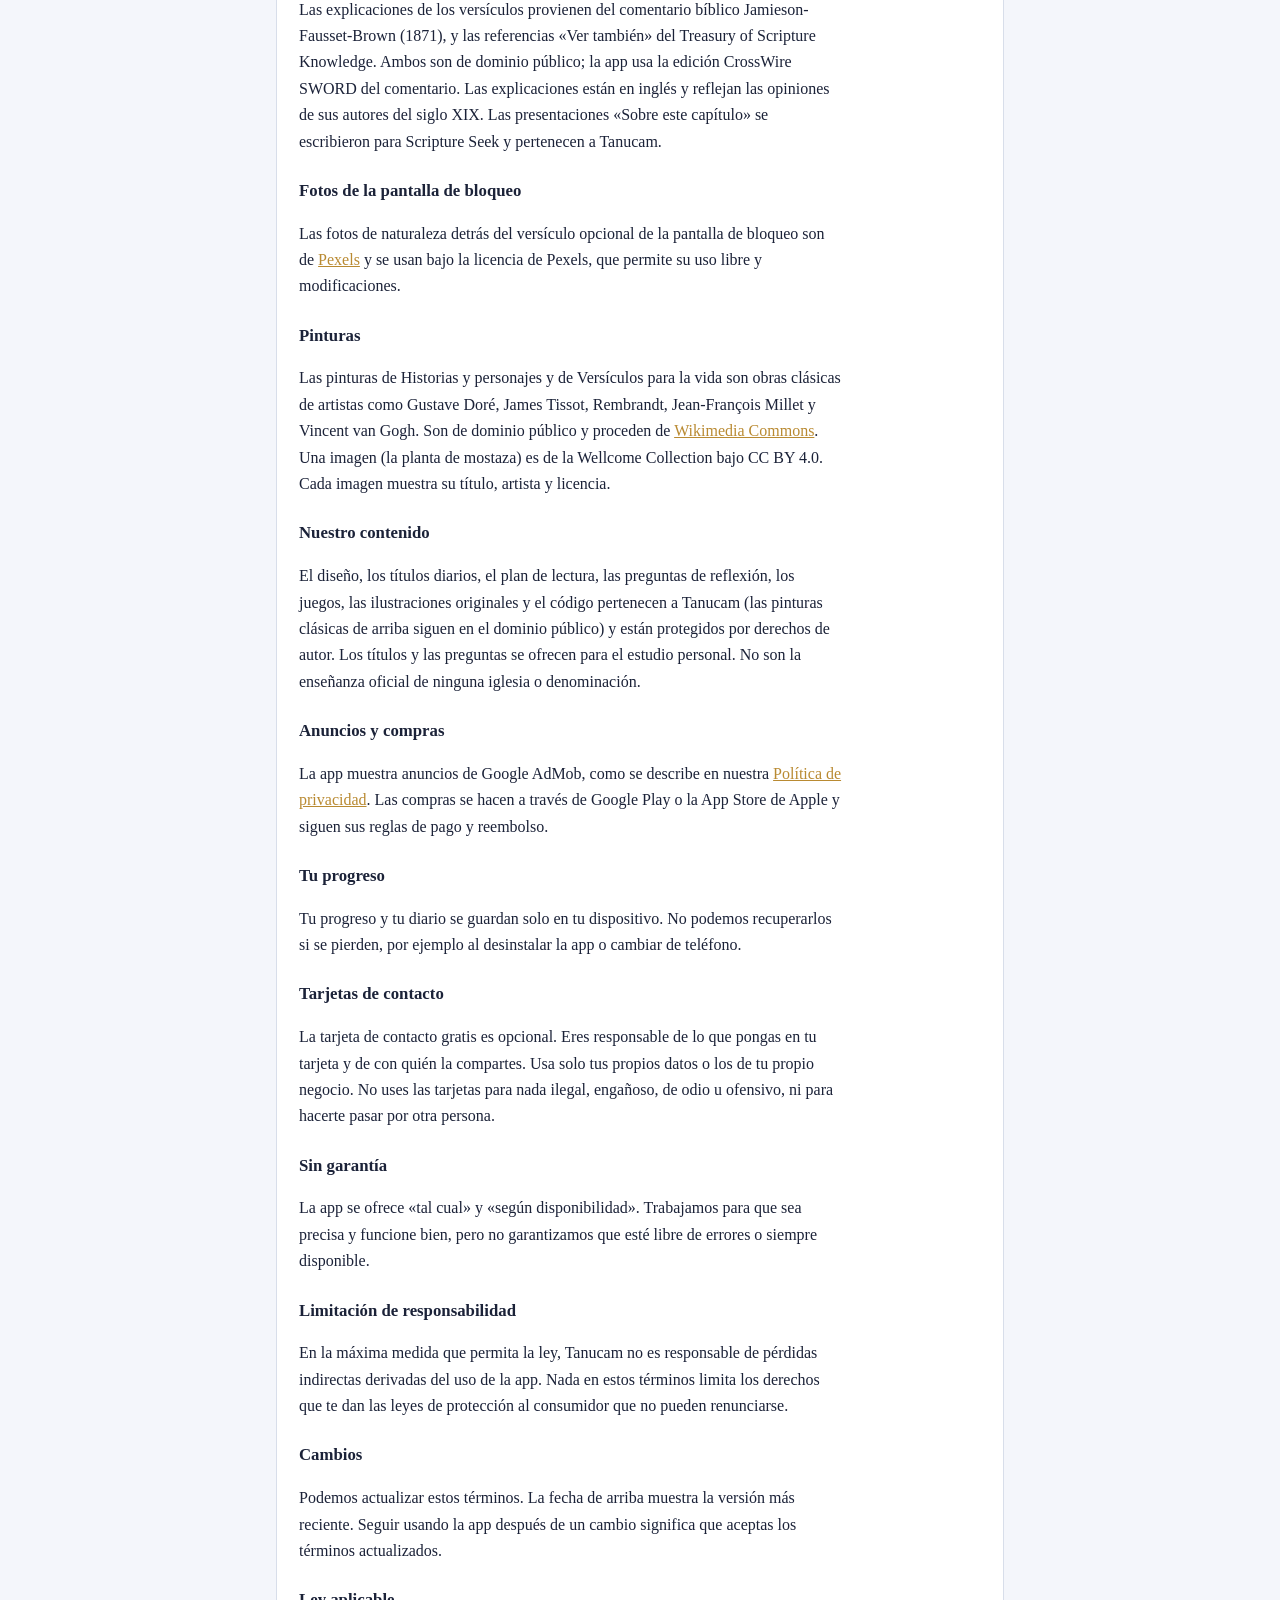
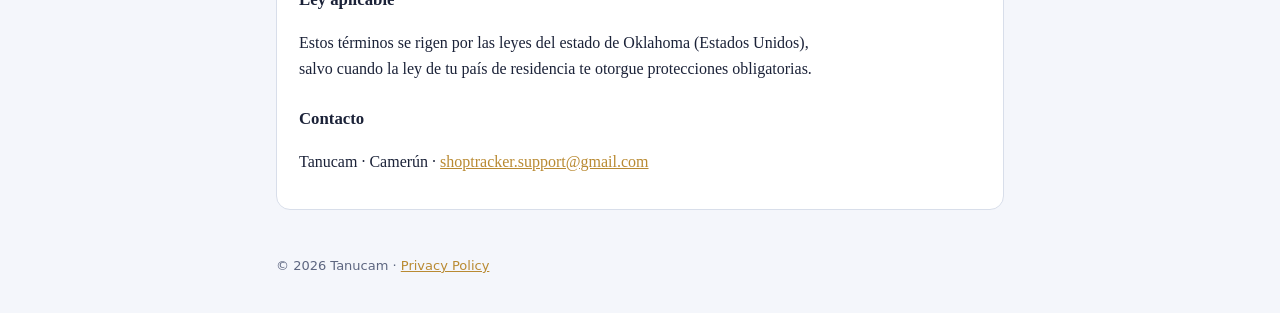
<file: terms.html>
<!doctype html>
<html lang="en">
<head>
<meta charset="utf-8">
<meta name="viewport" content="width=device-width, initial-scale=1, viewport-fit=cover">
<title>Terms of Use · Scripture Seek</title>
<link rel="stylesheet" href="style.css">
</head>
<body>
<header><div class="in">
  <a href="../index.html" id="appBack" class="appback" hidden>← Scripture Seek</a>
  <div class="brand">
    <svg viewBox="0 0 200 240" aria-hidden="true"><rect x="26" y="20" width="160" height="208" rx="10" fill="#efe6cf"/><rect x="12" y="10" width="166" height="212" rx="12" fill="#2b3c74"/><rect x="12" y="10" width="24" height="212" rx="10" fill="#111938"/><rect x="48" y="26" width="116" height="180" rx="7" fill="none" stroke="#d9b45f" stroke-width="3"/><rect x="99" y="62" width="14" height="96" rx="2" fill="#d9b45f"/><rect x="76" y="88" width="60" height="14" rx="2" fill="#d9b45f"/></svg>
    <div><b>Scripture Seek</b><span>by Tanucam</span></div>
  </div>
  <h1>Terms of Use</h1>
  <p>Conditions d'utilisation · Términos de uso</p>
  <nav class="langs"><a href="#en">English</a><a href="#fr">Français</a><a href="#es">Español</a></nav>
</div></header>
<main>

<section class="lang" id="en" lang="en">
<h2>Terms of Use</h2>
<p class="meta">Effective November 26, 2026</p>
<p>These terms apply to Scripture Seek ("the app"), made by Tanucam ("we", "us"). By downloading or using the app, you agree to them.</p>

<h3>Using the app</h3>
<p>We give you a personal, non-transferable right to use the app on your devices for your own devotional and personal use. You may not copy, sell, rent or redistribute the app, or try to extract its code or content for another product.</p>

<h3>Bible texts</h3>
<p>Each language has one Bible inside the app. Other versions download once when you pick them in Settings and then work offline. All are in the public domain or shared under an open license; the wording is unchanged.</p>
<ul>
<li><b>English:</b> King James Version (in the app); World English Bible, Berean Standard Bible, American Standard Version, Young's Literal Translation, Darby, Bible in Basic English, Geneva Bible 1599 and Noah Webster Bible (public domain); Free Bible Version © Jonathan Gallagher (CC BY-SA 4.0); Unlocked Literal Bible © Door43 World Missions Community (CC BY-SA 4.0)</li>
<li><b>Français:</b> Louis Segond 1910 (in the app); Sainte Bible libre pour le monde and Ostervald (public domain); Bible de la Fraternité de Tibériade © Fraternité de Tibériade (CC BY-SA 4.0)</li>
<li><b>Español:</b> Reina-Valera 1909 (in the app); Santa Biblia libre para el mundo (public domain); Versión Biblia Libre © Jonathan Gallagher and Shelly Barrios de Avila (CC BY-SA 4.0)</li>
<li><b>Português:</b> Bíblia Portuguesa Mundial (in the app, public domain); Bíblia Livre © Diego Santos, Mario Sérgio and Marco Teles (CC BY 3.0 BR)</li>
<li><b>Deutsch:</b> Lutherbibel 1912 (in the app), Unrevidierte Elberfelder and Textbibel (public domain); Schlachter-Bibel 1951 © Genfer Bibelgesellschaft (CC BY 4.0)</li>
<li><b>Русский:</b> Синодальный перевод (in the app, public domain)</li>
<li><b>Kiswahili:</b> Neno: Biblia Takatifu © Biblica, Inc. (in the app, CC BY-SA 4.0); Biblia Takatifu (ULB) © Door43 World Missions Community (CC BY-SA 4.0)</li>
<li><b>Tagalog:</b> Ang Dating Biblia 1905 (in the app, public domain); Banal na Bibliya (ULB) © Door43 World Missions Community (CC BY-SA 4.0)</li>
<li><b>Yorùbá:</b> Bíbélì Mímọ́ ní Èdè Yorùbá Òde-Òní © Biblica, Inc. (in the app, CC BY-SA 4.0)</li>
<li><b>हिन्दी:</b> Indian Revised Version © Bridge Connectivity Solutions (in the app, CC BY-SA 4.0); Hindi Contemporary Version © Biblica, Inc. (CC BY-SA 4.0)</li>
<li><b>한국어:</b> 개역한글 1961 (in the app, public domain)</li>
<li><b>中文:</b> 和合本 Chinese Union Version, simplified (in the app) and traditional (public domain)</li>
<li><b>Tiếng Việt:</b> Kinh Thánh 1934 (in the app, public domain); Kinh Thánh Hiện Đại © Biblica, Inc. (CC BY-SA 4.0)</li>
</ul>
<p>Licenses: <a href="https://creativecommons.org/licenses/by-sa/4.0/">CC BY-SA 4.0</a>, <a href="https://creativecommons.org/licenses/by/4.0/">CC BY 4.0</a>, <a href="https://creativecommons.org/licenses/by/3.0/br/">CC BY 3.0 BR</a>.</p>

<h3>Verse explanations, cross-references and chapter introductions</h3>
<p>The verse explanations come from the Jamieson-Fausset-Brown Bible Commentary (1871), and the "See also" cross-references from the Treasury of Scripture Knowledge. Both are in the public domain; the app uses the CrossWire SWORD edition of the commentary. The explanations are in English and reflect the views of their 19th-century authors. The "About this chapter" introductions were written for Scripture Seek and belong to Tanucam.</p>

<h3>Lock screen photos</h3>
<p>The nature photos behind the optional lock screen verse come from <a href="https://www.pexels.com">Pexels</a> and are used under the Pexels License, which allows free use and changes.</p>
<h3>Paintings</h3>
<p>The paintings in Stories and people and Verses for life are classic works by artists such as Gustave Doré, James Tissot, Rembrandt, Jean-François Millet and Vincent van Gogh. They are in the public domain and come from <a href="https://commons.wikimedia.org">Wikimedia Commons</a>. One image (the mustard plant) is from the Wellcome Collection under CC BY 4.0. Each picture shows its title, artist and license under it.</p>

<h3>Our content</h3>
<p>The app's design, daily headings, reading plan, reflection questions, games, original artwork and code belong to Tanucam (the classic paintings above stay in the public domain) and are protected by copyright. The headings and questions are offered for personal study. They are not the official teaching of any church or denomination.</p>

<h3>Ads and purchases</h3>
<p>The app shows ads from Google AdMob, as described in our <a href="privacy.html">Privacy Policy</a>. Any purchases are made through Google Play or the Apple App Store and follow their payment and refund rules.</p>

<h3>Your progress</h3>
<p>Your progress and journal are stored only on your device. We cannot restore them if they are lost, for example after uninstalling the app or changing phones.</p>

<h3>Contact cards</h3>
<p>The free contact card is optional. You are responsible for what you put on your card and who you share it with. Only use your own details or your own business. Do not use cards for anything illegal, misleading, hateful or offensive, or to pretend to be someone else.</p>

<h3>No warranty</h3>
<p>The app is provided "as is" and "as available". We work to keep it accurate and running well, but we do not promise it will be free of errors or always available.</p>

<h3>Limitation of liability</h3>
<p>To the fullest extent the law allows, Tanucam is not liable for indirect or consequential losses arising from your use of the app. Nothing in these terms limits rights you have under consumer protection laws that cannot be waived.</p>

<h3>Changes</h3>
<p>We may update these terms. The date above shows the latest version. Continuing to use the app after a change means you accept the updated terms.</p>

<h3>Governing law</h3>
<p>These terms are governed by the laws of the State of Oklahoma, United States, except where the law of your country of residence gives you mandatory protections.</p>

<h3>Contact</h3>
<p>Tanucam · Cameroon · <a href="mailto:shoptracker.support@gmail.com">shoptracker.support@gmail.com</a></p>
</section>

<section class="lang" id="fr" lang="fr">
<h2>Conditions d'utilisation</h2>
<p class="meta">En vigueur le 26 novembre 2026</p>
<p>Ces conditions s'appliquent à Scripture Seek (« l'application »), créée par Tanucam (« nous »). En téléchargeant ou en utilisant l'application, vous les acceptez.</p>

<h3>Utilisation de l'application</h3>
<p>Nous vous accordons un droit personnel et non transférable d'utiliser l'application sur vos appareils, pour votre usage personnel et spirituel. Vous ne pouvez pas copier, vendre, louer ou redistribuer l'application, ni tenter d'en extraire le code ou le contenu pour un autre produit.</p>

<h3>Textes bibliques</h3>
<p>Chaque langue a une Bible incluse dans l'application. Les autres versions se téléchargent une fois quand vous les choisissez dans les Réglages, puis fonctionnent hors ligne. Toutes sont dans le domaine public ou partagées sous licence libre ; le texte n'est pas modifié.</p>
<ul>
<li><b>English:</b> King James Version (dans l'app); World English Bible, Berean Standard Bible, American Standard Version, Young's Literal Translation, Darby, Bible in Basic English, Geneva Bible 1599 et Noah Webster Bible (domaine public); Free Bible Version © Jonathan Gallagher (CC BY-SA 4.0); Unlocked Literal Bible © Door43 World Missions Community (CC BY-SA 4.0)</li>
<li><b>Français:</b> Louis Segond 1910 (dans l'app); Sainte Bible libre pour le monde et Ostervald (domaine public); Bible de la Fraternité de Tibériade © Fraternité de Tibériade (CC BY-SA 4.0)</li>
<li><b>Español:</b> Reina-Valera 1909 (dans l'app); Santa Biblia libre para el mundo (domaine public); Versión Biblia Libre © Jonathan Gallagher et Shelly Barrios de Avila (CC BY-SA 4.0)</li>
<li><b>Português:</b> Bíblia Portuguesa Mundial (dans l'app, domaine public); Bíblia Livre © Diego Santos, Mario Sérgio et Marco Teles (CC BY 3.0 BR)</li>
<li><b>Deutsch:</b> Lutherbibel 1912 (dans l'app), Unrevidierte Elberfelder et Textbibel (domaine public); Schlachter-Bibel 1951 © Genfer Bibelgesellschaft (CC BY 4.0)</li>
<li><b>Русский:</b> Синодальный перевод (dans l'app, domaine public)</li>
<li><b>Kiswahili:</b> Neno: Biblia Takatifu © Biblica, Inc. (dans l'app, CC BY-SA 4.0); Biblia Takatifu (ULB) © Door43 World Missions Community (CC BY-SA 4.0)</li>
<li><b>Tagalog:</b> Ang Dating Biblia 1905 (dans l'app, domaine public); Banal na Bibliya (ULB) © Door43 World Missions Community (CC BY-SA 4.0)</li>
<li><b>Yorùbá:</b> Bíbélì Mímọ́ ní Èdè Yorùbá Òde-Òní © Biblica, Inc. (dans l'app, CC BY-SA 4.0)</li>
<li><b>हिन्दी:</b> Indian Revised Version © Bridge Connectivity Solutions (dans l'app, CC BY-SA 4.0); Hindi Contemporary Version © Biblica, Inc. (CC BY-SA 4.0)</li>
<li><b>한국어:</b> 개역한글 1961 (dans l'app, domaine public)</li>
<li><b>中文:</b> 和合本 Chinese Union Version, simplifié (dans l'app) et traditionnel (domaine public)</li>
<li><b>Tiếng Việt:</b> Kinh Thánh 1934 (dans l'app, domaine public); Kinh Thánh Hiện Đại © Biblica, Inc. (CC BY-SA 4.0)</li>
</ul>
<p>Licences : <a href="https://creativecommons.org/licenses/by-sa/4.0/">CC BY-SA 4.0</a>, <a href="https://creativecommons.org/licenses/by/4.0/">CC BY 4.0</a>, <a href="https://creativecommons.org/licenses/by/3.0/br/">CC BY 3.0 BR</a>.</p>

<h3>Explications, renvois et introductions de chapitre</h3>
<p>Les explications des versets proviennent du commentaire biblique Jamieson-Fausset-Brown (1871), et les renvois « Voir aussi » du Treasury of Scripture Knowledge. Les deux sont dans le domaine public ; l'application utilise l'édition CrossWire SWORD du commentaire. Les explications sont en anglais et reflètent les vues de leurs auteurs du XIXe siècle. Les introductions « À propos de ce chapitre » ont été écrites pour Scripture Seek et appartiennent à Tanucam.</p>

<h3>Photos de l'écran de verrouillage</h3>
<p>Les photos de nature derrière le verset facultatif de l'écran de verrouillage viennent de <a href="https://www.pexels.com">Pexels</a> et sont utilisées selon la licence Pexels, qui permet un usage libre et des modifications.</p>
<h3>Peintures</h3>
<p>Les peintures de Histoires et personnages et de Versets pour la vie sont des œuvres classiques d'artistes comme Gustave Doré, James Tissot, Rembrandt, Jean-François Millet et Vincent van Gogh. Elles sont dans le domaine public et proviennent de <a href="https://commons.wikimedia.org">Wikimedia Commons</a>. Une image (le plant de moutarde) provient de la Wellcome Collection sous licence CC BY 4.0. Chaque image indique son titre, son artiste et sa licence.</p>

<h3>Notre contenu</h3>
<p>Le design, les titres du jour, le plan de lecture, les questions de méditation, les jeux, les illustrations originales et le code appartiennent à Tanucam (les peintures classiques ci-dessus restent dans le domaine public) et sont protégés par le droit d'auteur. Les titres et les questions sont proposés pour l'étude personnelle. Ils ne constituent pas l'enseignement officiel d'une Église ou d'une dénomination.</p>

<h3>Publicités et achats</h3>
<p>L'application affiche des publicités de Google AdMob, comme décrit dans notre <a href="privacy.html#fr">Politique de confidentialité</a>. Les achats éventuels se font via Google Play ou l'App Store d'Apple et suivent leurs règles de paiement et de remboursement.</p>

<h3>Votre progression</h3>
<p>Votre progression et votre journal sont conservés uniquement sur votre appareil. Nous ne pouvons pas les restaurer s'ils sont perdus, par exemple après une désinstallation ou un changement de téléphone.</p>

<h3>Cartes de contact</h3>
<p>La carte de contact gratuite est facultative. Vous êtes responsable de ce que vous mettez sur votre carte et des personnes avec qui vous la partagez. N'utilisez que vos propres informations ou celles de votre propre activité. N'utilisez pas les cartes pour quoi que ce soit d'illégal, de trompeur, de haineux ou d'offensant, ni pour vous faire passer pour quelqu'un d'autre.</p>

<h3>Absence de garantie</h3>
<p>L'application est fournie « en l'état » et « selon sa disponibilité ». Nous veillons à son exactitude et à son bon fonctionnement, sans garantir qu'elle sera exempte d'erreurs ou toujours disponible.</p>

<h3>Limitation de responsabilité</h3>
<p>Dans toute la mesure permise par la loi, Tanucam n'est pas responsable des dommages indirects liés à l'utilisation de l'application. Rien dans ces conditions ne limite les droits que vous accordent les lois de protection des consommateurs auxquelles on ne peut renoncer.</p>

<h3>Modifications</h3>
<p>Nous pouvons mettre à jour ces conditions. La date ci-dessus indique la dernière version. Continuer à utiliser l'application après une modification vaut acceptation.</p>

<h3>Droit applicable</h3>
<p>Ces conditions sont régies par les lois de l'État de l'Oklahoma (États-Unis), sauf lorsque la loi de votre pays de résidence vous accorde des protections impératives.</p>

<h3>Contact</h3>
<p>Tanucam · Cameroun · <a href="mailto:shoptracker.support@gmail.com">shoptracker.support@gmail.com</a></p>
</section>

<section class="lang" id="es" lang="es">
<h2>Términos de uso</h2>
<p class="meta">Vigentes desde el 26 de noviembre de 2026</p>
<p>Estos términos se aplican a Scripture Seek («la app»), creada por Tanucam («nosotros»). Al descargar o usar la app, los aceptas.</p>

<h3>Uso de la app</h3>
<p>Te damos un derecho personal e intransferible para usar la app en tus dispositivos, para tu uso devocional y personal. No puedes copiar, vender, alquilar ni redistribuir la app, ni intentar extraer su código o contenido para otro producto.</p>

<h3>Textos bíblicos</h3>
<p>Cada idioma tiene una Biblia incluida en la app. Las demás versiones se descargan una vez cuando las eliges en Ajustes y después funcionan sin conexión. Todas son de dominio público o se comparten con licencia libre; el texto no se modifica.</p>
<ul>
<li><b>English:</b> King James Version (en la app); World English Bible, Berean Standard Bible, American Standard Version, Young's Literal Translation, Darby, Bible in Basic English, Geneva Bible 1599 y Noah Webster Bible (dominio público); Free Bible Version © Jonathan Gallagher (CC BY-SA 4.0); Unlocked Literal Bible © Door43 World Missions Community (CC BY-SA 4.0)</li>
<li><b>Français:</b> Louis Segond 1910 (en la app); Sainte Bible libre pour le monde y Ostervald (dominio público); Bible de la Fraternité de Tibériade © Fraternité de Tibériade (CC BY-SA 4.0)</li>
<li><b>Español:</b> Reina-Valera 1909 (en la app); Santa Biblia libre para el mundo (dominio público); Versión Biblia Libre © Jonathan Gallagher y Shelly Barrios de Avila (CC BY-SA 4.0)</li>
<li><b>Português:</b> Bíblia Portuguesa Mundial (en la app, dominio público); Bíblia Livre © Diego Santos, Mario Sérgio y Marco Teles (CC BY 3.0 BR)</li>
<li><b>Deutsch:</b> Lutherbibel 1912 (en la app), Unrevidierte Elberfelder y Textbibel (dominio público); Schlachter-Bibel 1951 © Genfer Bibelgesellschaft (CC BY 4.0)</li>
<li><b>Русский:</b> Синодальный перевод (en la app, dominio público)</li>
<li><b>Kiswahili:</b> Neno: Biblia Takatifu © Biblica, Inc. (en la app, CC BY-SA 4.0); Biblia Takatifu (ULB) © Door43 World Missions Community (CC BY-SA 4.0)</li>
<li><b>Tagalog:</b> Ang Dating Biblia 1905 (en la app, dominio público); Banal na Bibliya (ULB) © Door43 World Missions Community (CC BY-SA 4.0)</li>
<li><b>Yorùbá:</b> Bíbélì Mímọ́ ní Èdè Yorùbá Òde-Òní © Biblica, Inc. (en la app, CC BY-SA 4.0)</li>
<li><b>हिन्दी:</b> Indian Revised Version © Bridge Connectivity Solutions (en la app, CC BY-SA 4.0); Hindi Contemporary Version © Biblica, Inc. (CC BY-SA 4.0)</li>
<li><b>한국어:</b> 개역한글 1961 (en la app, dominio público)</li>
<li><b>中文:</b> 和合本 Chinese Union Version, simplificado (en la app) y tradicional (dominio público)</li>
<li><b>Tiếng Việt:</b> Kinh Thánh 1934 (en la app, dominio público); Kinh Thánh Hiện Đại © Biblica, Inc. (CC BY-SA 4.0)</li>
</ul>
<p>Licencias: <a href="https://creativecommons.org/licenses/by-sa/4.0/">CC BY-SA 4.0</a>, <a href="https://creativecommons.org/licenses/by/4.0/">CC BY 4.0</a>, <a href="https://creativecommons.org/licenses/by/3.0/br/">CC BY 3.0 BR</a>.</p>

<h3>Explicaciones, referencias y presentaciones de capítulo</h3>
<p>Las explicaciones de los versículos provienen del comentario bíblico Jamieson-Fausset-Brown (1871), y las referencias «Ver también» del Treasury of Scripture Knowledge. Ambos son de dominio público; la app usa la edición CrossWire SWORD del comentario. Las explicaciones están en inglés y reflejan las opiniones de sus autores del siglo XIX. Las presentaciones «Sobre este capítulo» se escribieron para Scripture Seek y pertenecen a Tanucam.</p>

<h3>Fotos de la pantalla de bloqueo</h3>
<p>Las fotos de naturaleza detrás del versículo opcional de la pantalla de bloqueo son de <a href="https://www.pexels.com">Pexels</a> y se usan bajo la licencia de Pexels, que permite su uso libre y modificaciones.</p>
<h3>Pinturas</h3>
<p>Las pinturas de Historias y personajes y de Versículos para la vida son obras clásicas de artistas como Gustave Doré, James Tissot, Rembrandt, Jean-François Millet y Vincent van Gogh. Son de dominio público y proceden de <a href="https://commons.wikimedia.org">Wikimedia Commons</a>. Una imagen (la planta de mostaza) es de la Wellcome Collection bajo CC BY 4.0. Cada imagen muestra su título, artista y licencia.</p>

<h3>Nuestro contenido</h3>
<p>El diseño, los títulos diarios, el plan de lectura, las preguntas de reflexión, los juegos, las ilustraciones originales y el código pertenecen a Tanucam (las pinturas clásicas de arriba siguen en el dominio público) y están protegidos por derechos de autor. Los títulos y las preguntas se ofrecen para el estudio personal. No son la enseñanza oficial de ninguna iglesia o denominación.</p>

<h3>Anuncios y compras</h3>
<p>La app muestra anuncios de Google AdMob, como se describe en nuestra <a href="privacy.html#es">Política de privacidad</a>. Las compras se hacen a través de Google Play o la App Store de Apple y siguen sus reglas de pago y reembolso.</p>

<h3>Tu progreso</h3>
<p>Tu progreso y tu diario se guardan solo en tu dispositivo. No podemos recuperarlos si se pierden, por ejemplo al desinstalar la app o cambiar de teléfono.</p>

<h3>Tarjetas de contacto</h3>
<p>La tarjeta de contacto gratis es opcional. Eres responsable de lo que pongas en tu tarjeta y de con quién la compartes. Usa solo tus propios datos o los de tu propio negocio. No uses las tarjetas para nada ilegal, engañoso, de odio u ofensivo, ni para hacerte pasar por otra persona.</p>

<h3>Sin garantía</h3>
<p>La app se ofrece «tal cual» y «según disponibilidad». Trabajamos para que sea precisa y funcione bien, pero no garantizamos que esté libre de errores o siempre disponible.</p>

<h3>Limitación de responsabilidad</h3>
<p>En la máxima medida que permita la ley, Tanucam no es responsable de pérdidas indirectas derivadas del uso de la app. Nada en estos términos limita los derechos que te dan las leyes de protección al consumidor que no pueden renunciarse.</p>

<h3>Cambios</h3>
<p>Podemos actualizar estos términos. La fecha de arriba muestra la versión más reciente. Seguir usando la app después de un cambio significa que aceptas los términos actualizados.</p>

<h3>Ley aplicable</h3>
<p>Estos términos se rigen por las leyes del estado de Oklahoma (Estados Unidos), salvo cuando la ley de tu país de residencia te otorgue protecciones obligatorias.</p>

<h3>Contacto</h3>
<p>Tanucam · Camerún · <a href="mailto:shoptracker.support@gmail.com">shoptracker.support@gmail.com</a></p>
</section>
</main>
<footer>© 2026 Tanucam · <a href="privacy.html">Privacy Policy</a></footer>
<script>
// Inside the app, show a way back (iPhone has no back button). On the public web this stays hidden.
if (window.Capacitor || /scripture-seek\/www|^capacitor:|localhost/.test(location.href)) {
  var a = document.getElementById("appBack"); a.hidden = false;
  a.addEventListener("click", function (e) { if (history.length > 1) { e.preventDefault(); history.back(); } });
}
</script>
</body>
</html>
</file>
<file: style.css>
:root{--bg:#f4f6fb;--paper:#fff;--fg:#1b2238;--muted:#5d6680;--line:#d8deea;--navy:#1f2c55;--gold:#b98a32}
@media (prefers-color-scheme:dark){:root{--bg:#0f1426;--paper:#161d33;--fg:#e6e9f3;--muted:#9aa3c0;--line:#2a3456;--navy:#2b3c74;--gold:#ddb25c;color-scheme:dark}}
*{box-sizing:border-box}
body{margin:0;background:var(--bg);color:var(--fg);font:16px/1.65 Georgia,"Times New Roman",serif}
header{background:var(--navy);color:#f3eedf;padding:28px max(16px,env(safe-area-inset-left)) 24px}
header .in,main{max-width:760px;margin:0 auto}
header .brand{display:flex;align-items:center;gap:12px}
header svg{width:34px;height:40px;flex:none}
header .brand b{font:700 1.15rem/1.2 Georgia,serif;letter-spacing:.08em;display:block}
header .brand span{font:13px/1.3 system-ui,sans-serif;opacity:.8}
header h1{margin:18px 0 4px;font-size:1.7rem;line-height:1.2}
header p{margin:0;font:14px/1.4 system-ui,sans-serif;opacity:.85}
nav.langs{display:flex;gap:8px;flex-wrap:wrap;margin-top:16px}
nav.langs a{font:600 14px system-ui,sans-serif;color:#f3eedf;text-decoration:none;border:1px solid rgba(255,255,255,.35);border-radius:999px;padding:5px 14px}
nav.langs a:hover,nav.langs a:focus-visible{background:rgba(255,255,255,.15)}
main{padding:8px max(16px,env(safe-area-inset-left)) 48px}
section.lang{background:var(--paper);border:1px solid var(--line);border-radius:14px;padding:8px 22px 18px;margin-top:22px;scroll-margin-top:12px}
section.lang>h2{font-size:1.35rem;color:var(--gold);margin:16px 0 4px}
h3{font-size:1.05rem;margin:22px 0 4px}
p,li{max-width:68ch}
ul{padding-left:1.2em}
.summary{background:color-mix(in srgb,var(--gold) 12%,transparent);border-radius:10px;padding:10px 14px;margin:12px 0}
a{color:var(--gold)}
.meta{font:14px system-ui,sans-serif;color:var(--muted)}
footer{max-width:760px;margin:0 auto;padding:0 16px 40px;font:13px system-ui,sans-serif;color:var(--muted)}
.appback{display:inline-block;margin-bottom:14px;font:600 14px system-ui,sans-serif;color:#f3eedf;text-decoration:none}
[hidden]{display:none!important}
</file>
